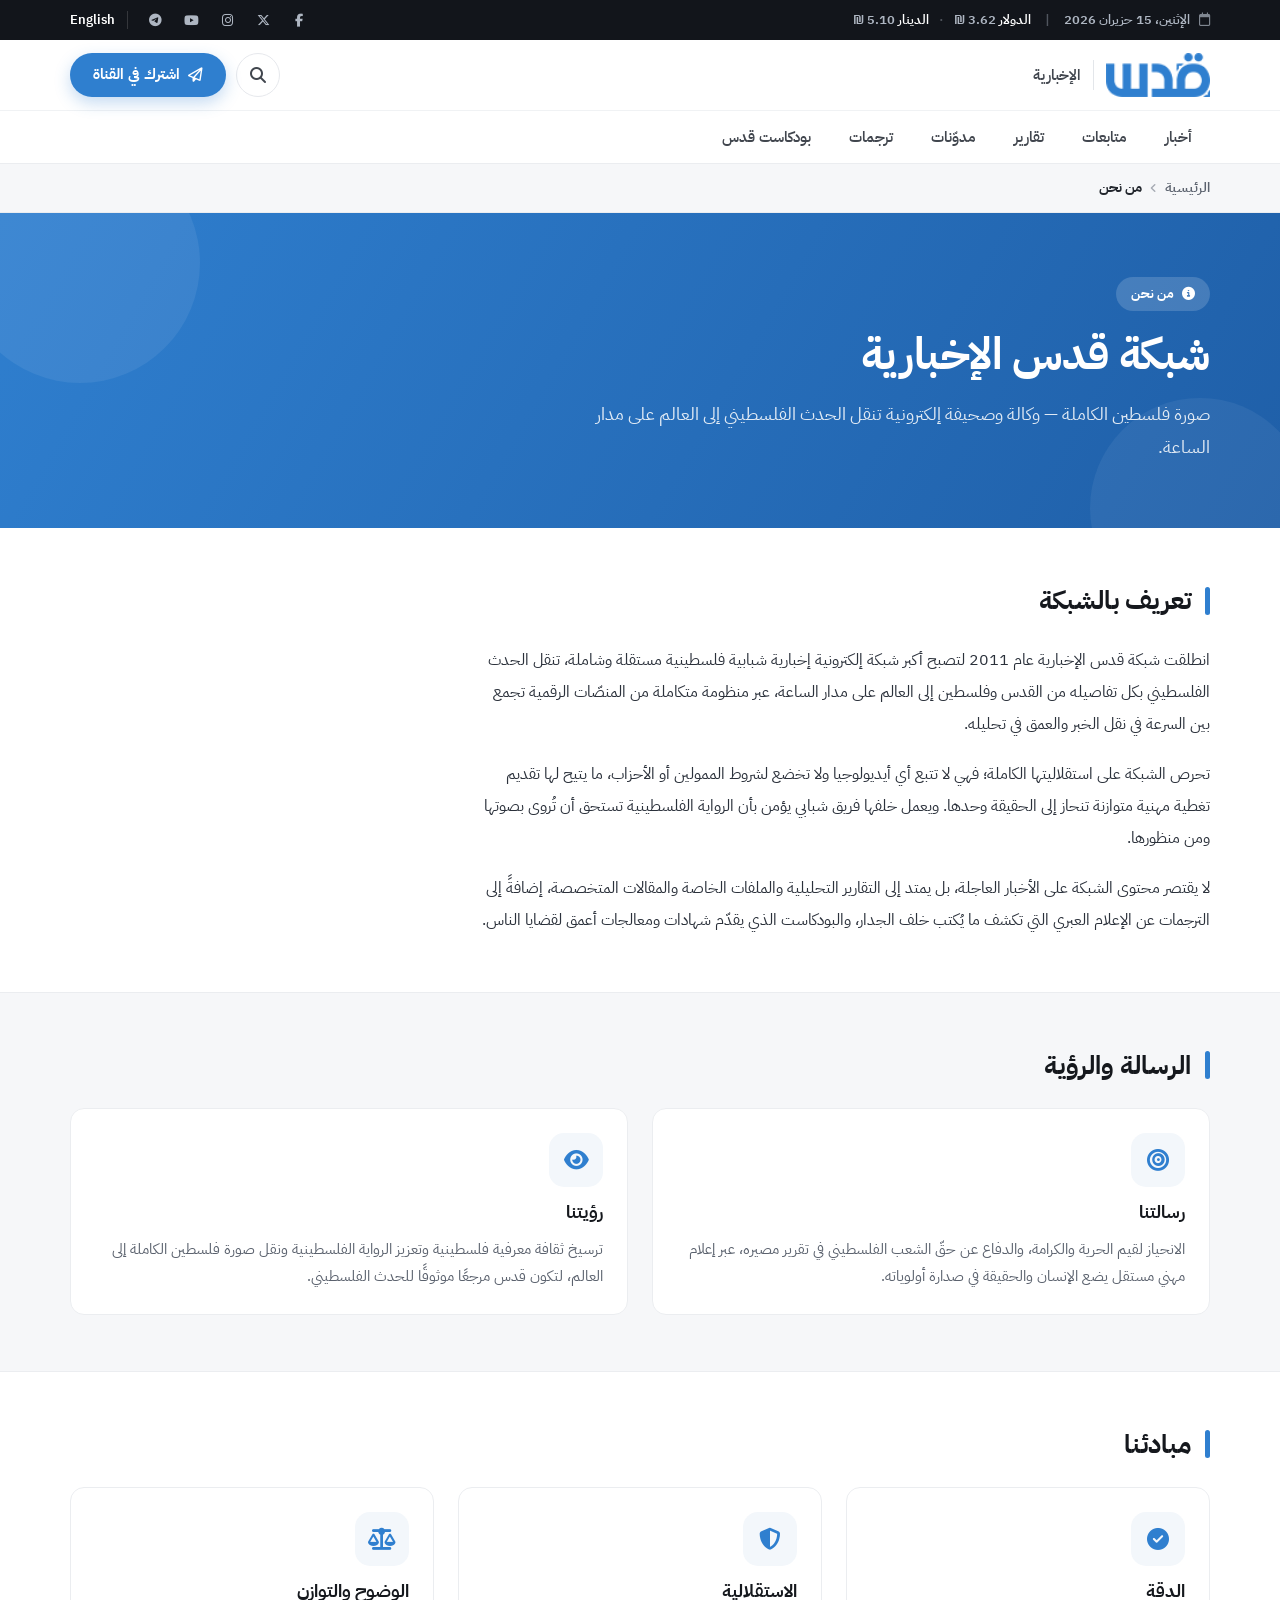
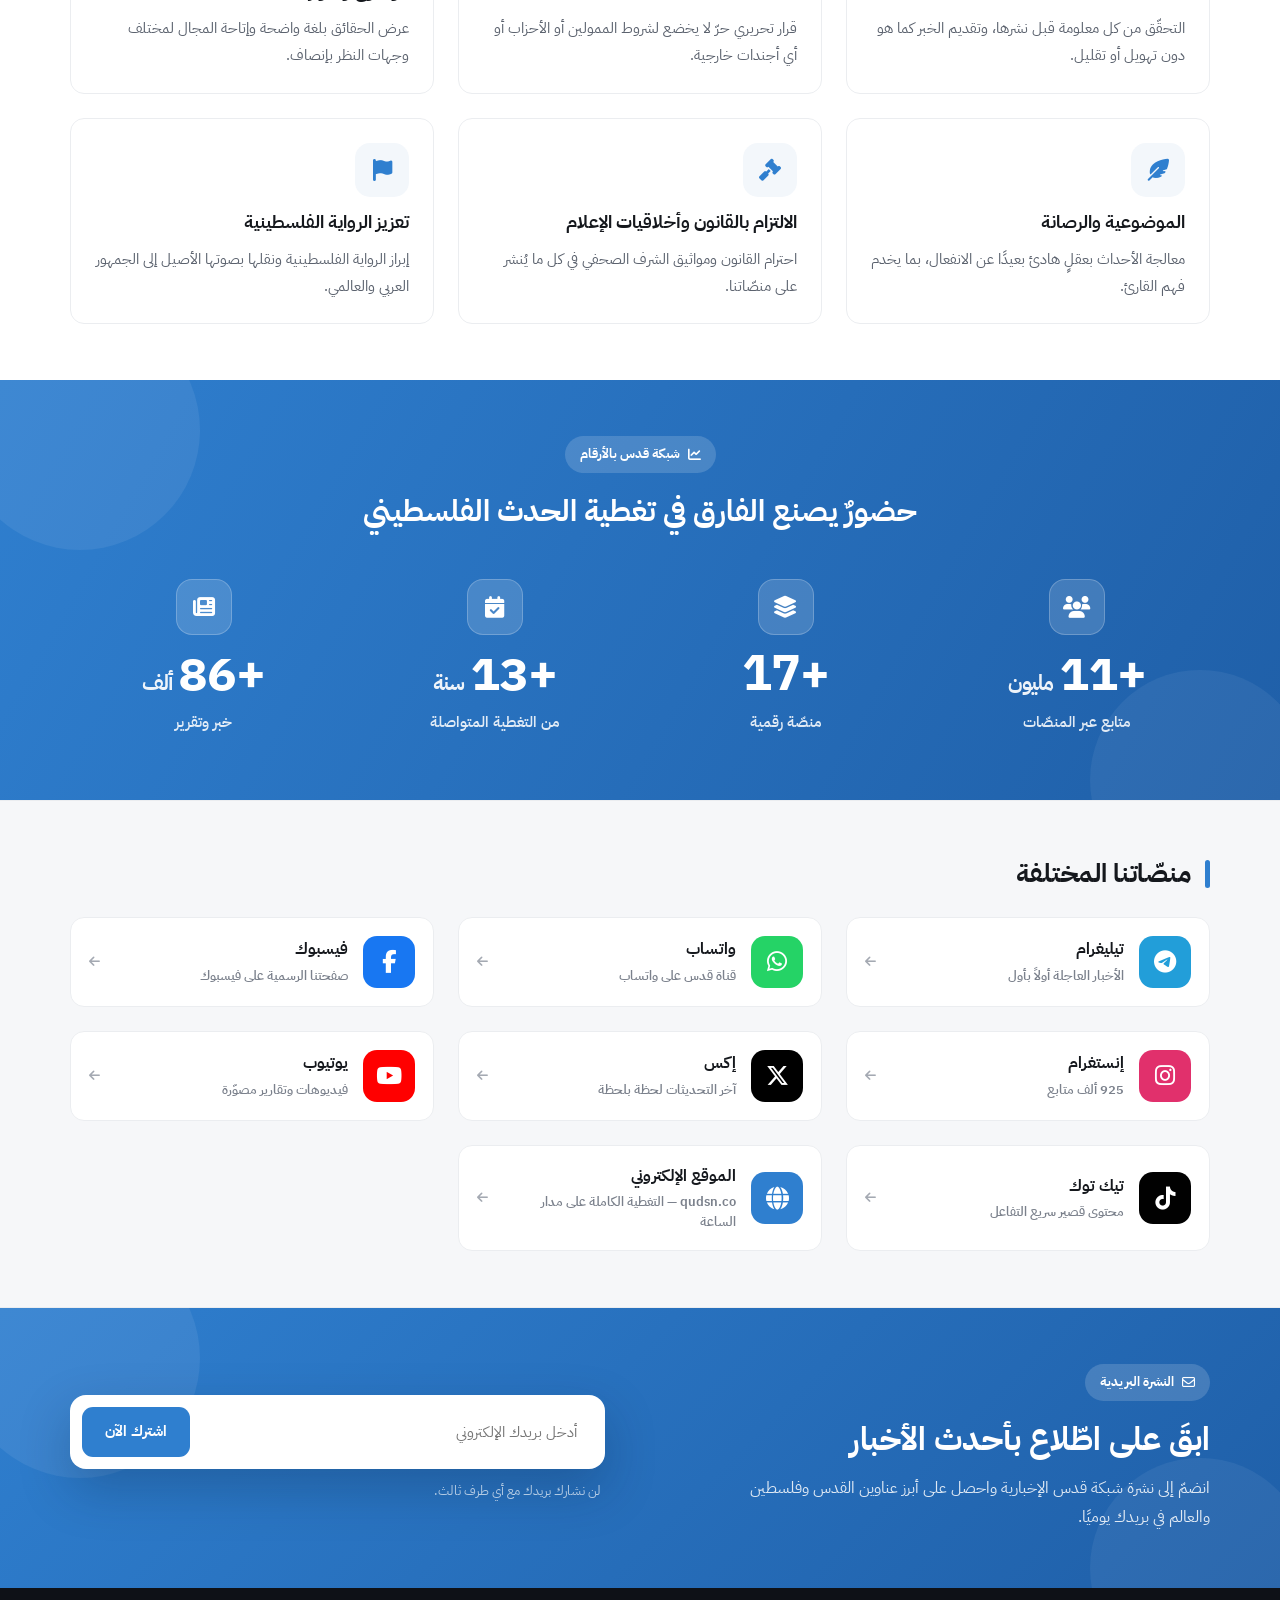
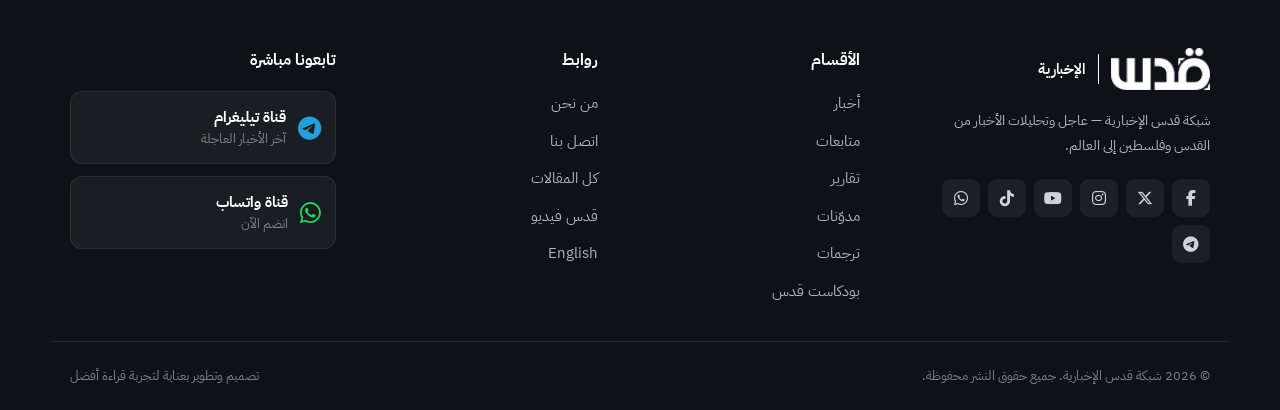
<file: about.html>
<!DOCTYPE html>
<html lang="ar" dir="rtl">
<head>
<meta charset="utf-8">
<meta name="viewport" content="width=device-width, initial-scale=1, viewport-fit=cover">
<title>من نحن — شبكة قدس الإخبارية</title>
<meta name="description" content="تعرّف على شبكة قدس الإخبارية: أكبر شبكة إلكترونية إخبارية شبابية فلسطينية مستقلة وشاملة، تنقل صورة فلسطين الكاملة إلى العالم على مدار الساعة منذ عام 2011.">
<meta name="theme-color" content="#2f7fcf">
<link rel="icon" type="image/png" href="assets/img/logo.png">
<meta property="og:type" content="website">
<meta property="og:title" content="من نحن — شبكة قدس الإخبارية">
<meta property="og:image" content="assets/img/logo.png">

<link rel="preconnect" href="https://fonts.googleapis.com">
<link rel="preconnect" href="https://fonts.gstatic.com" crossorigin>
<link href="https://fonts.googleapis.com/css2?family=IBM+Plex+Sans+Arabic:wght@400;500;600;700;800&display=swap" rel="stylesheet">
<link rel="stylesheet" href="https://cdnjs.cloudflare.com/ajax/libs/font-awesome/6.5.1/css/all.min.css">
<link rel="stylesheet" href="https://cdn.jsdelivr.net/npm/swiper@11/swiper-bundle.min.css">
<link rel="stylesheet" href="https://cdn.jsdelivr.net/npm/aos@2.3.4/dist/aos.css">
<link rel="stylesheet" href="assets/css/style.css">
<link rel="stylesheet" href="assets/css/pages.css">

<style>
/* page-scoped helpers for the "من نحن" page only */
.about-card{display:flex;flex-direction:column;gap:12px;height:100%;background:#fff;border:1px solid var(--line);border-radius:calc(var(--r) + 2px);padding:24px;transition:.26s var(--ease)}
.about-card:hover{transform:translateY(-3px);box-shadow:var(--shadow-soft);border-color:#dde2e8}
.about-card__icon{width:54px;height:54px;border-radius:15px;background:var(--bg-blue);color:var(--accent);display:grid;place-items:center;font-size:22px;flex-shrink:0}
.about-card__title{font-size:18px;font-weight:800;color:var(--ink);line-height:1.4}
.about-card__text{font-size:14.5px;line-height:1.85;color:var(--muted)}
.about-duo{display:grid;grid-template-columns:repeat(2,1fr);gap:24px}
@media(max-width:640px){.about-duo{grid-template-columns:1fr}}
.about-prose{max-width:74ch}
.about-prose p{font-size:clamp(15px,1.25vw,17px);line-height:2;color:#2b313b;margin-bottom:18px}
.about-prose p:last-child{margin-bottom:0}
.platform-card{display:flex;align-items:center;gap:15px;height:100%;background:#fff;border:1px solid var(--line);border-radius:calc(var(--r) + 2px);padding:18px;transition:.26s var(--ease)}
.platform-card:hover{transform:translateY(-3px);box-shadow:var(--shadow-soft);border-color:#dde2e8}
.platform-card__icon{width:52px;height:52px;border-radius:14px;background:var(--brand,var(--accent));color:#fff;display:grid;place-items:center;font-size:23px;flex-shrink:0}
.platform-card__text{flex:1;min-width:0}
.platform-card__name{display:block;font-size:16px;font-weight:700;color:var(--ink)}
.platform-card__label{display:block;font-size:12.5px;color:var(--muted-2);font-weight:600;margin-top:3px}
.platform-card__arrow{flex-shrink:0;color:var(--muted-3);font-size:12.5px}
.platform-card:hover .platform-card__arrow{color:var(--accent)}
</style>
</head>

<body data-page="about">


<div id="qd-header"></div>

<!-- breadcrumb -->
<nav class="breadcrumb" aria-label="مسار التصفّح">
  <div class="container">
    <ol class="breadcrumb__list">
      <li><a href="index.html">الرئيسية</a></li>
      <li><i class="fa-solid fa-angle-left breadcrumb__sep" aria-hidden="true"></i></li>
      <li class="breadcrumb__current">من نحن</li>
    </ol>
  </div>
</nav>

<main id="main">

  <!-- ===== PAGE HERO ===== -->
  <section class="page-hero">
    <span class="page-hero__blob page-hero__blob--1" aria-hidden="true"></span>
    <span class="page-hero__blob page-hero__blob--2" aria-hidden="true"></span>
    <div class="container">
      <span class="page-hero__eyebrow"><i class="fa-solid fa-circle-info" aria-hidden="true"></i>من نحن</span>
      <h1 class="page-hero__title">شبكة قدس الإخبارية</h1>
      <p class="page-hero__sub">صورة فلسطين الكاملة — وكالة وصحيفة إلكترونية تنقل الحدث الفلسطيني إلى العالم على مدار الساعة.</p>
    </div>
  </section>

  <!-- ===== تعريف بالشبكة ===== -->
  <section class="section">
    <div class="container">
      <div class="section__head" data-aos="fade-up">
        <div class="section__heading"><span class="bar bar--lg" aria-hidden="true"></span><h2 class="section__title">تعريف بالشبكة</h2></div>
      </div>
      <div class="about-prose" data-aos="fade-up">
        <p>انطلقت شبكة قدس الإخبارية عام 2011 لتصبح أكبر شبكة إلكترونية إخبارية شبابية فلسطينية مستقلة وشاملة، تنقل الحدث الفلسطيني بكل تفاصيله من القدس وفلسطين إلى العالم على مدار الساعة، عبر منظومة متكاملة من المنصّات الرقمية تجمع بين السرعة في نقل الخبر والعمق في تحليله.</p>
        <p>تحرص الشبكة على استقلاليتها الكاملة؛ فهي لا تتبع أي أيديولوجيا ولا تخضع لشروط الممولين أو الأحزاب، ما يتيح لها تقديم تغطية مهنية متوازنة تنحاز إلى الحقيقة وحدها. ويعمل خلفها فريق شبابي يؤمن بأن الرواية الفلسطينية تستحق أن تُروى بصوتها ومن منظورها.</p>
        <p>لا يقتصر محتوى الشبكة على الأخبار العاجلة، بل يمتد إلى التقارير التحليلية والملفات الخاصة والمقالات المتخصصة، إضافةً إلى الترجمات عن الإعلام العبري التي تكشف ما يُكتب خلف الجدار، والبودكاست الذي يقدّم شهادات ومعالجات أعمق لقضايا الناس.</p>
      </div>
    </div>
  </section>

  <!-- ===== الرسالة والرؤية ===== -->
  <section class="section section--soft">
    <div class="container">
      <div class="section__head" data-aos="fade-up">
        <div class="section__heading"><span class="bar bar--lg" aria-hidden="true"></span><h2 class="section__title">الرسالة والرؤية</h2></div>
      </div>
      <div class="about-duo" data-aos="fade-up">
        <article class="about-card">
          <span class="about-card__icon"><i class="fa-solid fa-bullseye" aria-hidden="true"></i></span>
          <h3 class="about-card__title">رسالتنا</h3>
          <p class="about-card__text">الانحياز لقيم الحرية والكرامة، والدفاع عن حقّ الشعب الفلسطيني في تقرير مصيره، عبر إعلام مهني مستقل يضع الإنسان والحقيقة في صدارة أولوياته.</p>
        </article>
        <article class="about-card">
          <span class="about-card__icon"><i class="fa-solid fa-eye" aria-hidden="true"></i></span>
          <h3 class="about-card__title">رؤيتنا</h3>
          <p class="about-card__text">ترسيخ ثقافة معرفية فلسطينية وتعزيز الرواية الفلسطينية ونقل صورة فلسطين الكاملة إلى العالم، لتكون قدس مرجعًا موثوقًا للحدث الفلسطيني.</p>
        </article>
      </div>
    </div>
  </section>

  <!-- ===== مبادئنا ===== -->
  <section class="section">
    <div class="container">
      <div class="section__head" data-aos="fade-up">
        <div class="section__heading"><span class="bar bar--lg" aria-hidden="true"></span><h2 class="section__title">مبادئنا</h2></div>
      </div>
      <div class="cards-grid" data-aos="fade-up">
        <article class="about-card">
          <span class="about-card__icon"><i class="fa-solid fa-circle-check" aria-hidden="true"></i></span>
          <h3 class="about-card__title">الدقة</h3>
          <p class="about-card__text">التحقّق من كل معلومة قبل نشرها، وتقديم الخبر كما هو دون تهويل أو تقليل.</p>
        </article>
        <article class="about-card">
          <span class="about-card__icon"><i class="fa-solid fa-shield-halved" aria-hidden="true"></i></span>
          <h3 class="about-card__title">الاستقلالية</h3>
          <p class="about-card__text">قرار تحريري حرّ لا يخضع لشروط الممولين أو الأحزاب أو أي أجندات خارجية.</p>
        </article>
        <article class="about-card">
          <span class="about-card__icon"><i class="fa-solid fa-scale-balanced" aria-hidden="true"></i></span>
          <h3 class="about-card__title">الوضوح والتوازن</h3>
          <p class="about-card__text">عرض الحقائق بلغة واضحة وإتاحة المجال لمختلف وجهات النظر بإنصاف.</p>
        </article>
        <article class="about-card">
          <span class="about-card__icon"><i class="fa-solid fa-feather-pointed" aria-hidden="true"></i></span>
          <h3 class="about-card__title">الموضوعية والرصانة</h3>
          <p class="about-card__text">معالجة الأحداث بعقلٍ هادئ بعيدًا عن الانفعال، بما يخدم فهم القارئ.</p>
        </article>
        <article class="about-card">
          <span class="about-card__icon"><i class="fa-solid fa-gavel" aria-hidden="true"></i></span>
          <h3 class="about-card__title">الالتزام بالقانون وأخلاقيات الإعلام</h3>
          <p class="about-card__text">احترام القانون ومواثيق الشرف الصحفي في كل ما يُنشر على منصّاتنا.</p>
        </article>
        <article class="about-card">
          <span class="about-card__icon"><i class="fa-solid fa-flag" aria-hidden="true"></i></span>
          <h3 class="about-card__title">تعزيز الرواية الفلسطينية</h3>
          <p class="about-card__text">إبراز الرواية الفلسطينية ونقلها بصوتها الأصيل إلى الجمهور العربي والعالمي.</p>
        </article>
      </div>
    </div>
  </section>

  <!-- ===== شبكة قدس بالأرقام ===== -->
  <section class="section stats-section" id="qstats">
    <span class="stats-blob stats-blob--1" aria-hidden="true"></span>
    <span class="stats-blob stats-blob--2" aria-hidden="true"></span>
    <div class="container stats-inner">
      <div class="stats-head" data-aos="fade-up">
        <span class="pill pill--ghost"><i class="fa-solid fa-chart-line" aria-hidden="true"></i>شبكة قدس بالأرقام</span>
        <h2 class="stats-head__title">حضورٌ يصنع الفارق في تغطية الحدث الفلسطيني</h2>
      </div>
      <div class="stats-grid" data-aos="fade-up" data-aos-delay="100">
        <div class="stat">
          <span class="stat__icon"><i class="fa-solid fa-users" aria-hidden="true"></i></span>
          <div class="stat__value">+<span class="counter" data-target="13">0</span><span class="stat__unit">مليون</span></div>
          <div class="stat__label">متابع عبر المنصّات</div>
        </div>
        <div class="stat">
          <span class="stat__icon"><i class="fa-solid fa-layer-group" aria-hidden="true"></i></span>
          <div class="stat__value">+<span class="counter" data-target="20">0</span></div>
          <div class="stat__label">منصّة رقمية</div>
        </div>
        <div class="stat">
          <span class="stat__icon"><i class="fa-solid fa-calendar-check" aria-hidden="true"></i></span>
          <div class="stat__value">+<span class="counter" data-target="15">0</span><span class="stat__unit">سنة</span></div>
          <div class="stat__label">من التغطية المتواصلة</div>
        </div>
        <div class="stat">
          <span class="stat__icon"><i class="fa-solid fa-newspaper" aria-hidden="true"></i></span>
          <div class="stat__value">+<span class="counter" data-target="100">0</span><span class="stat__unit">ألف</span></div>
          <div class="stat__label">خبر وتقرير</div>
        </div>
      </div>
    </div>
  </section>

  <!-- ===== منصّاتنا المختلفة ===== -->
  <section class="section section--soft">
    <div class="container">
      <div class="section__head" data-aos="fade-up">
        <div class="section__heading"><span class="bar bar--lg" aria-hidden="true"></span><h2 class="section__title">منصّاتنا المختلفة</h2></div>
      </div>
      <div class="cards-grid" data-aos="fade-up">
        <a href="https://t.me/QudsN" class="platform-card" target="_blank" rel="noopener">
          <span class="platform-card__icon" style="--brand:#229ed9"><i class="fa-brands fa-telegram" aria-hidden="true"></i></span>
          <span class="platform-card__text"><span class="platform-card__name">تيليغرام</span><span class="platform-card__label">الأخبار العاجلة أولاً بأول</span></span>
          <span class="platform-card__arrow" aria-hidden="true"><i class="fa-solid fa-arrow-left"></i></span>
        </a>
        <a href="https://whatsapp.com/channel/0029Va54z83IiRp163Clyw3P" class="platform-card" target="_blank" rel="noopener">
          <span class="platform-card__icon" style="--brand:#25d366"><i class="fa-brands fa-whatsapp" aria-hidden="true"></i></span>
          <span class="platform-card__text"><span class="platform-card__name">واتساب</span><span class="platform-card__label">قناة قدس على واتساب</span></span>
          <span class="platform-card__arrow" aria-hidden="true"><i class="fa-solid fa-arrow-left"></i></span>
        </a>
        <a href="https://www.facebook.com/QudsNet" class="platform-card" target="_blank" rel="noopener">
          <span class="platform-card__icon" style="--brand:#1877f2"><i class="fa-brands fa-facebook-f" aria-hidden="true"></i></span>
          <span class="platform-card__text"><span class="platform-card__name">فيسبوك</span><span class="platform-card__label">صفحتنا الرسمية على فيسبوك</span></span>
          <span class="platform-card__arrow" aria-hidden="true"><i class="fa-solid fa-arrow-left"></i></span>
        </a>
        <a href="https://www.instagram.com/qudsn" class="platform-card" target="_blank" rel="noopener">
          <span class="platform-card__icon" style="--brand:#e1306c"><i class="fa-brands fa-instagram" aria-hidden="true"></i></span>
          <span class="platform-card__text"><span class="platform-card__name">إنستغرام</span><span class="platform-card__label">925 ألف متابع</span></span>
          <span class="platform-card__arrow" aria-hidden="true"><i class="fa-solid fa-arrow-left"></i></span>
        </a>
        <a href="https://twitter.com/QudsN" class="platform-card" target="_blank" rel="noopener">
          <span class="platform-card__icon" style="--brand:#000"><i class="fa-brands fa-x-twitter" aria-hidden="true"></i></span>
          <span class="platform-card__text"><span class="platform-card__name">إكس</span><span class="platform-card__label">آخر التحديثات لحظة بلحظة</span></span>
          <span class="platform-card__arrow" aria-hidden="true"><i class="fa-solid fa-arrow-left"></i></span>
        </a>
        <a href="https://www.youtube.com/user/QudsNetwork" class="platform-card" target="_blank" rel="noopener">
          <span class="platform-card__icon" style="--brand:#ff0000"><i class="fa-brands fa-youtube" aria-hidden="true"></i></span>
          <span class="platform-card__text"><span class="platform-card__name">يوتيوب</span><span class="platform-card__label">فيديوهات وتقارير مصوّرة</span></span>
          <span class="platform-card__arrow" aria-hidden="true"><i class="fa-solid fa-arrow-left"></i></span>
        </a>
        <a href="https://tiktok.com/@qudsn" class="platform-card" target="_blank" rel="noopener">
          <span class="platform-card__icon" style="--brand:#010101"><i class="fa-brands fa-tiktok" aria-hidden="true"></i></span>
          <span class="platform-card__text"><span class="platform-card__name">تيك توك</span><span class="platform-card__label">محتوى قصير سريع التفاعل</span></span>
          <span class="platform-card__arrow" aria-hidden="true"><i class="fa-solid fa-arrow-left"></i></span>
        </a>
        <a href="index.html" class="platform-card">
          <span class="platform-card__icon" style="--brand:#2f7fcf"><i class="fa-solid fa-globe" aria-hidden="true"></i></span>
          <span class="platform-card__text"><span class="platform-card__name">الموقع الإلكتروني</span><span class="platform-card__label">qudsn.co — التغطية الكاملة على مدار الساعة</span></span>
          <span class="platform-card__arrow" aria-hidden="true"><i class="fa-solid fa-arrow-left"></i></span>
        </a>
      </div>
    </div>
  </section>

  <!-- ===== NEWSLETTER CTA ===== -->
  <section class="section newsletter">
    <span class="stats-blob stats-blob--1" aria-hidden="true"></span>
    <span class="stats-blob stats-blob--2" aria-hidden="true"></span>
    <div class="container newsletter__inner" data-aos="fade-up">
      <div class="newsletter__intro">
        <span class="pill pill--ghost"><i class="fa-regular fa-envelope" aria-hidden="true"></i>النشرة البريدية</span>
        <h2 class="newsletter__title">ابقَ على اطّلاع بأحدث الأخبار</h2>
        <p class="newsletter__text">انضمّ إلى نشرة شبكة قدس الإخبارية واحصل على أبرز عناوين القدس وفلسطين والعالم في بريدك يوميًا.</p>
      </div>
      <div class="newsletter__form-wrap">
        <form class="news-form" id="newsForm" novalidate>
          <label class="sr-only" for="newsEmail">بريدك الإلكتروني</label>
          <input class="news-form__input" id="newsEmail" name="email" type="email" inputmode="email" autocomplete="email" placeholder="أدخل بريدك الإلكتروني" required>
          <button class="btn btn--primary news-form__btn" type="submit">اشترك الآن</button>
        </form>
        <div class="news-form__success" id="newsSuccess" hidden>
          <i class="fa-solid fa-circle-check" aria-hidden="true"></i>
          <p>تمّ اشتراكك بنجاح، شكرًا لك!</p>
        </div>
        <p class="newsletter__note">لن نشارك بريدك مع أي طرف ثالث.</p>
      </div>
    </div>
  </section>

</main>

<div id="qd-footer"></div>
<div id="qd-search"></div>

<script src="https://cdn.jsdelivr.net/npm/swiper@11/swiper-bundle.min.js"></script>
<script src="https://cdn.jsdelivr.net/npm/aos@2.3.4/dist/aos.js"></script>
<script src="assets/js/components.js" defer></script>
<script src="assets/js/main.js" defer></script>
</body>
</html>
</file>
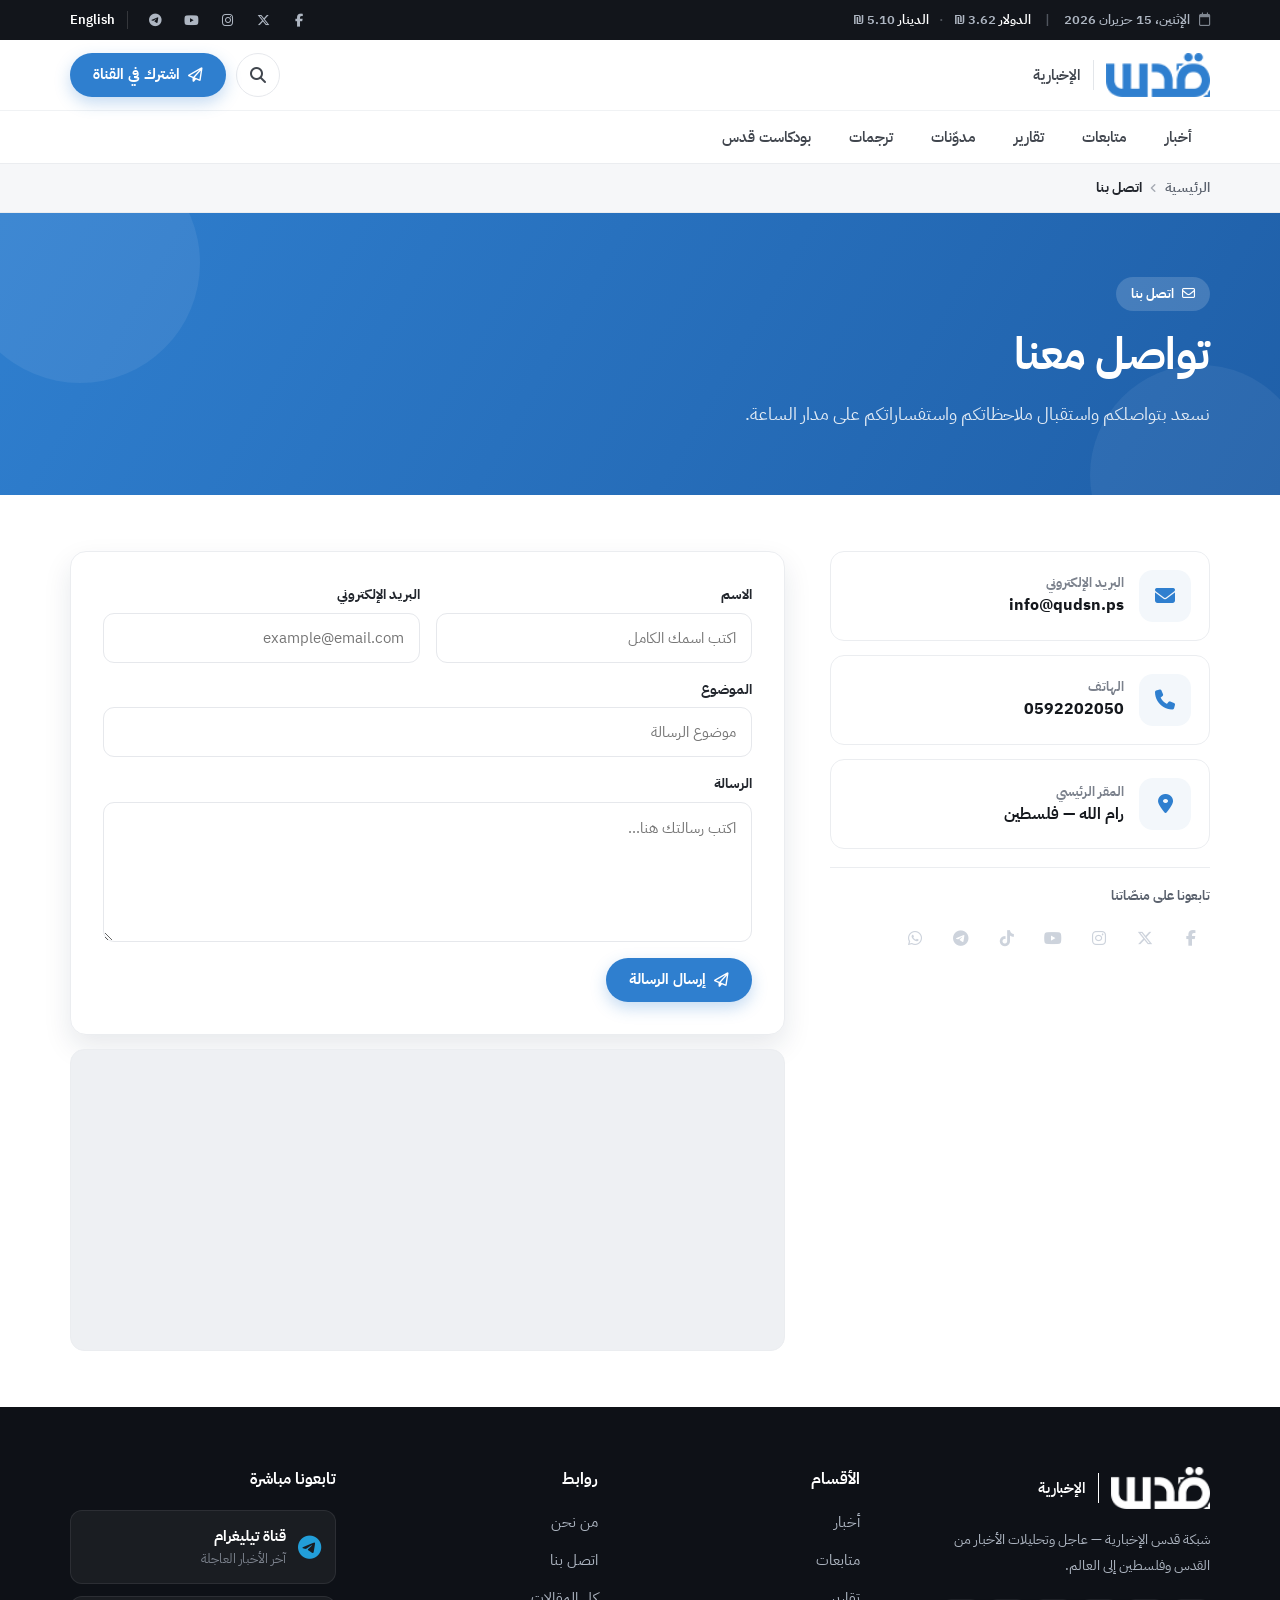
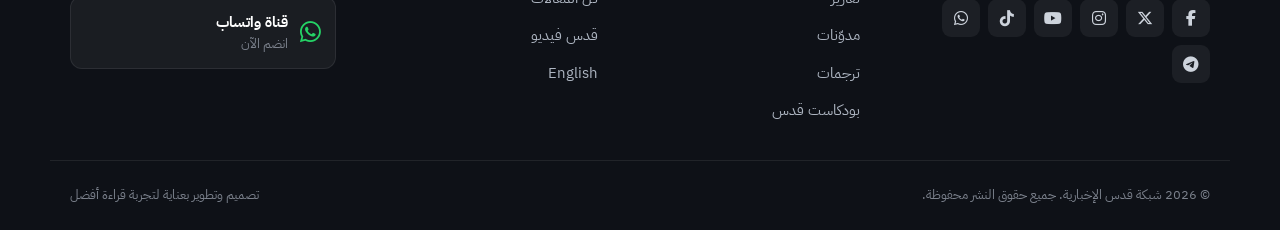
<file: contact.html>
<!DOCTYPE html>
<html lang="ar" dir="rtl">
<head>
<meta charset="utf-8">
<meta name="viewport" content="width=device-width, initial-scale=1, viewport-fit=cover">
<title>اتصل بنا — شبكة قدس الإخبارية</title>
<meta name="description" content="تواصل مع شبكة قدس الإخبارية عبر البريد الإلكتروني أو الهاتف أو نموذج المراسلة. نسعد باستقبال ملاحظاتكم واستفساراتكم على مدار الساعة.">
<meta name="theme-color" content="#2f7fcf">
<link rel="icon" type="image/png" href="assets/img/logo.png">
<meta property="og:type" content="website">
<meta property="og:title" content="اتصل بنا — شبكة قدس الإخبارية">
<meta property="og:image" content="assets/img/logo.png">

<link rel="preconnect" href="https://fonts.googleapis.com">
<link rel="preconnect" href="https://fonts.gstatic.com" crossorigin>
<link href="https://fonts.googleapis.com/css2?family=IBM+Plex+Sans+Arabic:wght@400;500;600;700;800&display=swap" rel="stylesheet">
<link rel="stylesheet" href="https://cdnjs.cloudflare.com/ajax/libs/font-awesome/6.5.1/css/all.min.css">
<link rel="stylesheet" href="https://cdn.jsdelivr.net/npm/swiper@11/swiper-bundle.min.css">
<link rel="stylesheet" href="https://cdn.jsdelivr.net/npm/aos@2.3.4/dist/aos.css">
<link rel="stylesheet" href="assets/css/style.css">
<link rel="stylesheet" href="assets/css/pages.css">

<style>
/* page-scoped helpers for the "اتصل بنا" page only */
.contact-social{margin-top:4px;padding-top:18px;border-top:1px solid var(--line)}
.contact-social__label{display:block;font-size:13px;font-weight:700;color:var(--muted);margin-bottom:12px}
.contact-social__row{display:flex;flex-wrap:wrap;gap:8px}
</style>
</head>

<body data-page="contact">


<div id="qd-header"></div>

<!-- breadcrumb -->
<nav class="breadcrumb" aria-label="مسار التصفّح">
  <div class="container">
    <ol class="breadcrumb__list">
      <li><a href="index.html">الرئيسية</a></li>
      <li><i class="fa-solid fa-angle-left breadcrumb__sep" aria-hidden="true"></i></li>
      <li class="breadcrumb__current">اتصل بنا</li>
    </ol>
  </div>
</nav>

<main id="main">

  <!-- ===== PAGE HERO ===== -->
  <section class="page-hero">
    <span class="page-hero__blob page-hero__blob--1" aria-hidden="true"></span>
    <span class="page-hero__blob page-hero__blob--2" aria-hidden="true"></span>
    <div class="container">
      <span class="page-hero__eyebrow"><i class="fa-regular fa-envelope" aria-hidden="true"></i>اتصل بنا</span>
      <h1 class="page-hero__title">تواصل معنا</h1>
      <p class="page-hero__sub">نسعد بتواصلكم واستقبال ملاحظاتكم واستفساراتكم على مدار الساعة.</p>
    </div>
  </section>

  <!-- ===== CONTACT ===== -->
  <section class="section">
    <div class="container">
      <div class="contact-layout">

        <!-- INFO COLUMN -->
        <div class="contact-info" data-aos="fade-up">
          <div class="contact-card">
            <span class="contact-card__icon"><i class="fa-solid fa-envelope" aria-hidden="true"></i></span>
            <div>
              <div class="contact-card__label">البريد الإلكتروني</div>
              <a class="contact-card__value" href="mailto:info@qudsn.ps">info@qudsn.ps</a>
            </div>
          </div>

          <div class="contact-card">
            <span class="contact-card__icon"><i class="fa-solid fa-phone" aria-hidden="true"></i></span>
            <div>
              <div class="contact-card__label">الهاتف</div>
              <a class="contact-card__value" href="tel:0592202050">0592202050</a>
            </div>
          </div>

          <div class="contact-card contact-card--value-rtl">
            <span class="contact-card__icon"><i class="fa-solid fa-location-dot" aria-hidden="true"></i></span>
            <div>
              <div class="contact-card__label">المقر الرئيسي</div>
              <div class="contact-card__value">رام الله — فلسطين</div>
            </div>
          </div>

          <div class="contact-social">
            <span class="contact-social__label">تابعونا على منصّاتنا</span>
            <div class="contact-social__row">
              <a href="https://www.facebook.com/QudsNet" aria-label="فيسبوك" class="footer__social-link" target="_blank" rel="noopener"><i class="fa-brands fa-facebook-f" aria-hidden="true"></i></a>
              <a href="https://twitter.com/QudsN" aria-label="إكس" class="footer__social-link" target="_blank" rel="noopener"><i class="fa-brands fa-x-twitter" aria-hidden="true"></i></a>
              <a href="https://www.instagram.com/qudsn" aria-label="إنستغرام" class="footer__social-link" target="_blank" rel="noopener"><i class="fa-brands fa-instagram" aria-hidden="true"></i></a>
              <a href="https://www.youtube.com/user/QudsNetwork" aria-label="يوتيوب" class="footer__social-link" target="_blank" rel="noopener"><i class="fa-brands fa-youtube" aria-hidden="true"></i></a>
              <a href="https://tiktok.com/@qudsn" aria-label="تيك توك" class="footer__social-link" target="_blank" rel="noopener"><i class="fa-brands fa-tiktok" aria-hidden="true"></i></a>
              <a href="https://t.me/QudsN" aria-label="تيليغرام" class="footer__social-link" target="_blank" rel="noopener"><i class="fa-brands fa-telegram" aria-hidden="true"></i></a>
              <a href="https://whatsapp.com/channel/0029Va54z83IiRp163Clyw3P" aria-label="واتساب" class="footer__social-link" target="_blank" rel="noopener"><i class="fa-brands fa-whatsapp" aria-hidden="true"></i></a>
            </div>
          </div>
        </div>

        <!-- FORM COLUMN -->
        <div data-aos="fade-up" data-aos-delay="100">
          <form class="form" id="contactForm" novalidate>
            <div class="form__success" id="contactSuccess" hidden>
              <i class="fa-solid fa-circle-check" aria-hidden="true"></i>
              <span>تم إرسال رسالتك بنجاح، سنردّ عليك قريبًا.</span>
            </div>

            <div class="form__row">
              <div class="field">
                <label for="contactName">الاسم</label>
                <input id="contactName" name="name" type="text" autocomplete="name" placeholder="اكتب اسمك الكامل" required>
              </div>
              <div class="field">
                <label for="contactEmail">البريد الإلكتروني</label>
                <input id="contactEmail" name="email" type="email" inputmode="email" autocomplete="email" placeholder="example@email.com" required>
              </div>
            </div>

            <div class="field">
              <label for="contactSubject">الموضوع</label>
              <input id="contactSubject" name="subject" type="text" placeholder="موضوع الرسالة">
            </div>

            <div class="field">
              <label for="contactMessage">الرسالة</label>
              <textarea id="contactMessage" name="message" placeholder="اكتب رسالتك هنا..." required></textarea>
            </div>

            <button class="btn btn--primary" type="submit"><i class="fa-regular fa-paper-plane" aria-hidden="true"></i><span>إرسال الرسالة</span></button>
          </form>

          <!-- MAP -->
          <div class="map">
            <iframe src="https://www.openstreetmap.org/export/embed.html?bbox=35.18%2C31.88%2C35.24%2C31.93&layer=mapnik&marker=31.9038%2C35.2034" title="موقع شبكة قدس — رام الله" loading="lazy"></iframe>
          </div>
        </div>

      </div>
    </div>
  </section>

</main>

<div id="qd-footer"></div>
<div id="qd-search"></div>

<script src="https://cdn.jsdelivr.net/npm/swiper@11/swiper-bundle.min.js"></script>
<script src="https://cdn.jsdelivr.net/npm/aos@2.3.4/dist/aos.js"></script>
<script src="assets/js/components.js" defer></script>
<script src="assets/js/main.js" defer></script>
</body>
</html>
</file>
<file: assets/css/style.css>
/* ==========================================================================
   شبكة قدس الإخبارية — Theme Styles
   Production-ready, RTL-first. Identity & core colors preserved.
   ========================================================================== */

/* ---------- Design tokens ---------- */
:root {
   /* Brand (unchanged) */
   --accent: #2f7fcf;
   --accent-dark: #1f5fa8;
   --gold: #ffd166;
   --amber: #8b6d1f;
   --amber-bg: #fcf3da;
   --danger: #d6263c;
   --tg: #229ed9;
   --wa: #25d366;

   /* Ink & neutrals */
   --ink: #15181d;
   --ink-2: #22262d;
   --muted: #5b626e;
   --muted-2: #7b818c;
   --muted-3: #a4a9b2;
   --line: #ebedf0;
   --line-2: #e6e8ec;

   /* Surfaces */
   --bg: #fff;
   --bg-soft: #f6f7f9;
   --bg-soft-2: #fbfcfe;
   --bg-blue: #f3f7fb;
   --dark: #0e1117;
   --dark-2: #12151b;

   /* Shape & spacing */
   --r: 12px;
   --r-lg: 16px;
   --r-pill: 999px;
   --container: 1180px;
   --gutter: 20px;
   --section-y: clamp(34px, 5vw, 56px);

   /* Effects */
   --shadow-btn: 0 6px 16px rgba(47, 127, 207, .28);
   --shadow-card: 0 16px 38px rgba(20, 30, 50, .10);
   --shadow-soft: 0 12px 28px rgba(20, 40, 70, .10);
   --ease: cubic-bezier(.2, .7, .2, 1);
}

/* ---------- Reset & base ---------- */
*,
*::before,
*::after {
   box-sizing: border-box
}

html {
   -webkit-text-size-adjust: 100%
}

html,
body {
   margin: 0;
   padding: 0
}

body {
   font-family: 'IBM Plex Sans Arabic', -apple-system, BlinkMacSystemFont, 'Segoe UI', sans-serif;
   background: var(--bg);
   color: var(--ink);
   line-height: 1.6;
   -webkit-font-smoothing: antialiased;
   text-rendering: optimizeLegibility;
   overflow-x: hidden;
   /* guard against accidental horizontal scroll */
}

h1,
h2,
h3,
p {
   margin: 0
}

a {
   color: inherit;
   text-decoration: none
}

img {
   max-width: 100%;
   display: block
}

button {
   font-family: inherit
}

ul,
ol {
   margin: 0;
   padding: 0;
   list-style: none
}

::selection {
   background: var(--accent);
   color: #fff
}

[hidden] {
   display: none !important
}

/* the hidden attribute must always win over display rules */

/* word handling for Arabic */
h1,
h2,
h3,
.card__title,
.feature-card__title,
.story__title,
.tl-card__title,
.editor-feature__title,
.follow-card__title,
.report-card__title,
.info-card__title,
.blog-card__title,
.tr-feature__title,
.tr-item__title,
.video-feature__title,
.video-item__title,
.podcast-card__title,
.mr-title,
.editor-item__title,
.live-card__title {
   text-wrap: pretty;
   overflow-wrap: break-word;
   word-break: normal;
}

/* ---------- Line-clamp utilities ---------- */
.clamp-1,
.clamp-2,
.clamp-3 {
   display: -webkit-box;
   -webkit-box-orient: vertical;
   overflow: hidden
}

.clamp-1 {
   -webkit-line-clamp: 1
}

.clamp-2 {
   -webkit-line-clamp: 2
}

.clamp-3 {
   -webkit-line-clamp: 3
}

/* ---------- Accessibility helpers ---------- */
.sr-only {
   position: absolute;
   width: 1px;
   height: 1px;
   padding: 0;
   margin: -1px;
   overflow: hidden;
   clip: rect(0 0 0 0);
   white-space: nowrap;
   border: 0;
}

.skip-link {
   position: fixed;
   inset-block-start: -100px;
   inset-inline-start: 14px;
   z-index: 200;
   background: var(--accent);
   color: #fff;
   padding: 10px 18px;
   border-radius: 0 0 10px 10px;
   font-weight: 700;
   transition: .2s;
}

.skip-link:focus {
   inset-block-start: 0
}

:focus-visible {
   outline: 3px solid rgba(47, 127, 207, .55);
   outline-offset: 2px;
   border-radius: 4px
}

/* ---------- Keyframes ---------- */
@keyframes qpulse {

   0%,
   100% {
      opacity: 1
   }

   50% {
      opacity: .35
   }
}

/* ---------- Layout primitives ---------- */
.container {
   max-width: var(--container);
   margin-inline: auto;
   padding-inline: var(--gutter);
   width: 100%
}

.section {
   padding-block: var(--section-y);
   position: relative
}

.section--tight {
   padding-block: clamp(16px, 2.5vw, 28px)
}

.section--soft {
   background: var(--bg-soft);
   border-block: 1px solid var(--line)
}

.section--soft-2 {
   background: var(--bg-soft-2);
   border-block: 1px solid var(--line)
}

.section--blue {
   background: linear-gradient(180deg, #edf3fb, #f7fafd);
   border-block: 1px solid #e2ecf7
}

.section--blue-2 {
   background: var(--bg-blue);
   border-block: 1px solid #e6eef6
}

.section--dark {
   background: var(--dark)
}

.hero-section {
   padding-block: clamp(24px, 4vw, 44px)
}

/* ---------- Section heads ---------- */
.section__head {
   display: flex;
   align-items: flex-end;
   justify-content: space-between;
   gap: 16px;
   margin-bottom: 26px;
   flex-wrap: wrap;
}

.section__heading {
   display: flex;
   align-items: center;
   gap: 14px;
   min-width: 0
}

.section__title {
   font-size: clamp(20px, 2vw, 27px);
   font-weight: 700;
   color: var(--ink);
   line-height: 1.3
}

.section__title--light {
   color: #fff
}

.section__sub {
   display: block;
   font-size: 13.5px;
   color: #6b7686;
   font-weight: 600;
   margin-top: 2px
}

.section__icon {
   width: 46px;
   height: 46px;
   border-radius: 13px;
   display: grid;
   place-items: center;
   font-size: 18px;
   flex-shrink: 0;
}

.section__icon--accent {
   background: var(--accent);
   color: #fff
}

.section__icon--dark {
   background: var(--ink);
   color: var(--gold)
}

.section__icon--fire {
   color: #ff6a3d
}

.bar {
   width: 5px;
   height: 22px;
   border-radius: 3px;
   background: var(--accent);
   flex-shrink: 0
}

.bar--lg {
   height: 28px
}

.view-all {
   display: inline-flex;
   align-items: center;
   gap: 8px;
   color: var(--muted);
   font-weight: 700;
   font-size: 14px;
   padding: 9px 16px;
   border: 1px solid var(--line-2);
   border-radius: var(--r-pill);
   transition: .2s;
   white-space: nowrap;
}

.view-all:hover {
   border-color: var(--accent);
   color: var(--accent)
}

.view-all--light {
   color: #cdd3dc;
   border-color: rgba(255, 255, 255, .16)
}

.view-all--light:hover {
   border-color: var(--accent);
   color: #fff
}

.view-all i {
   font-size: 12px
}

.link-arrow {
   display: inline-flex;
   align-items: center;
   gap: 9px;
   color: var(--accent);
   font-weight: 700;
   font-size: 15px;
   transition: gap .2s;
}

.link-arrow:hover {
   gap: 14px
}

/* ---------- Buttons & pills ---------- */
.btn {
   display: inline-flex;
   align-items: center;
   justify-content: center;
   gap: 8px;
   font-weight: 700;
   font-size: 14.5px;
   padding: 12px 22px;
   border-radius: var(--r-pill);
   border: 1px solid transparent;
   cursor: pointer;
   transition: .2s var(--ease);
   min-height: 44px;
   line-height: 1.2;
}

.btn--primary {
   background: var(--accent);
   color: #fff;
   box-shadow: var(--shadow-btn)
}

.btn--primary:hover {
   background: var(--accent-dark);
   transform: translateY(-1px)
}

.btn--ghost {
   background: #fff;
   color: var(--ink-2);
   border-color: #dfe4ea
}

.btn--ghost:hover {
   border-color: var(--accent);
   color: var(--accent)
}

.btn--block {
   width: 100%;
   border-radius: 11px
}

.icon-btn {
   width: 44px;
   height: 44px;
   border-radius: 50%;
   border: 1px solid var(--line-2);
   background: #fff;
   color: #41464e;
   cursor: pointer;
   display: grid;
   place-items: center;
   font-size: 16px;
   transition: .2s;
   flex-shrink: 0;
}

.icon-btn:hover {
   border-color: var(--accent);
   color: var(--accent)
}

.badge {
   display: inline-flex;
   align-items: center;
   gap: 7px;
   font-size: 12px;
   font-weight: 700;
   padding: 6px 13px;
   border-radius: 7px;
   line-height: 1;
   width: fit-content;
}

.badge i {
   font-size: 11px
}

.badge--accent {
   background: var(--accent);
   color: #fff
}

.badge--gold {
   background: var(--gold);
   color: var(--ink)
}

.badge--danger {
   background: var(--danger);
   color: #fff
}

.badge--amber {
   background: var(--amber-bg);
   color: var(--amber)
}

.pill {
   display: inline-flex;
   align-items: center;
   gap: 8px;
   font-size: 13px;
   font-weight: 700;
   padding: 8px 15px;
   border-radius: var(--r-pill)
}

.pill--live {
   background: #fbe9ec;
   color: var(--danger)
}

.pill--ghost {
   background: rgba(255, 255, 255, .16);
   color: #fff
}

.chip {
   display: inline-flex;
   align-items: center;
   gap: 6px;
   font-size: 12px;
   font-weight: 700;
   padding: 3px 10px;
   border-radius: 6px;
   background: #eef4fb;
   color: var(--accent)
}

.chip i {
   font-size: 10.5px
}

.chip--live {
   background: var(--danger);
   color: #fff
}

.pulse-dot {
   width: 8px;
   height: 8px;
   border-radius: 50%;
   background: currentColor;
   animation: qpulse 1.2s infinite;
   flex-shrink: 0
}

.pulse-dot--w {
   background: #fff
}

.dot-accent {
   width: 6px;
   height: 6px;
   border-radius: 50%;
   background: var(--accent);
   flex-shrink: 0
}

/* zoom-on-hover media wrapper */
.zoom {
   overflow: hidden
}

.zoom img {
   transition: transform .6s var(--ease)
}

.zoom:hover img {
   transform: scale(1.06)
}

/* ==========================================================================
   TOP BAR
   ========================================================================== */
.topbar {
   background: var(--dark-2);
   color: #aeb6c2;
   font-size: 13px
}

.topbar__inner {
   display: flex;
   align-items: center;
   justify-content: space-between;
   gap: 16px;
   min-height: 38px;
   flex-wrap: wrap;
   padding-block: 5px
}

.topbar__meta {
   display: flex;
   align-items: center;
   gap: 14px;
   font-weight: 600;
   flex-wrap: wrap
}

.topbar__meta i {
   margin-inline-end: 6px;
   opacity: .7
}

.topbar__divider {
   opacity: .4
}

.topbar__rates {
   display: flex;
   align-items: center;
   gap: 10px
}

.topbar .hl {
   color: #fff
}

.topbar .dot {
   opacity: .4
}

.topbar__social {
   display: flex;
   align-items: center;
   gap: 6px
}

.social-link {
   width: 30px;
   height: 30px;
   display: grid;
   place-items: center;
   border-radius: 6px;
   color: #aeb6c2;
   transition: .2s
}

.social-link:hover {
   background: var(--accent);
   color: #fff
}

.topbar__sep {
   width: 1px;
   height: 18px;
   background: rgba(255, 255, 255, .15);
   margin-inline: 6px
}

.topbar__lang {
   color: #fff;
   font-weight: 600;
   font-size: 12.5px
}

/* ==========================================================================
   HEADER
   ========================================================================== */
.site-header {
   position: sticky;
   top: 0;
   z-index: 50;
   background: rgba(255, 255, 255, .92);
   backdrop-filter: saturate(1.4) blur(12px);
   border-bottom: 1px solid var(--line)
}

.header__inner {
   display: flex;
   align-items: center;
   justify-content: space-between;
   gap: 20px;
   min-height: 70px;
   padding-block: 8px
}

.brand {
   display: flex;
   align-items: center;
   gap: 12px;
   flex-shrink: 0
}

.brand__logo {
   height: 44px;
   width: auto
}

.brand__sep {
   width: 1px;
   height: 30px;
   background: #e3e6ea
}

.brand__tag {
   font-size: 15px;
   font-weight: 600;
   color: #41464e;
   letter-spacing: -.2px
}

.header__actions {
   display: flex;
   align-items: center;
   gap: 10px
}

.nav-toggle {
   display: none
}

.cat-nav {
   border-top: 1px solid #f0f2f4;
   background: #fff
}

.cat-nav__inner {
   display: flex;
   align-items: stretch;
   gap: 2px;
   white-space: nowrap;
   overflow-x: auto;
   scrollbar-width: none;
   scroll-snap-type: x proximity;
}

.cat-nav__inner::-webkit-scrollbar {
   height: 0
}

.cat-link {
   position: relative;
   padding: 14px 18px;
   font-size: 15px;
   font-weight: 600;
   color: #41464e;
   transition: .2s;
   scroll-snap-align: start
}

.cat-link::after {
   content: "";
   position: absolute;
   inset-inline: 14px;
   inset-block-end: 0;
   height: 3px;
   border-radius: 3px 3px 0 0;
   background: var(--accent);
   transform: scaleX(0);
   transition: transform .2s
}

.cat-link:hover {
   color: var(--accent)
}

.cat-link:hover::after {
   transform: scaleX(1)
}

/* ==========================================================================
   BREAKING TICKER
   ========================================================================== */
.ticker {
   background: #fff;
   border-bottom: 1px solid var(--line)
}

.ticker__inner {
   display: flex;
   align-items: center;
   gap: 0;
   min-height: 50px;
   overflow: hidden
}

.ticker__label {
   display: inline-flex;
   align-items: center;
   gap: 8px;
   background: var(--danger);
   color: #fff;
   font-weight: 700;
   font-size: 14px;
   padding: 8px 16px;
   border-radius: 8px;
   flex-shrink: 0;
   z-index: 2
}

.ticker__swiper {
   flex: 1;
   overflow: hidden;
   margin-inline-start: 14px;
   min-width: 0;
   -webkit-mask-image: linear-gradient(to left, transparent, #000 24px, #000 calc(100% - 24px), transparent);
   mask-image: linear-gradient(to left, transparent, #000 24px, #000 calc(100% - 24px), transparent);
}

.ticker__swiper .swiper-wrapper {
   align-items: center;
   transition-timing-function: linear !important
}

.ticker__swiper .swiper-slide {
   width: auto;
   flex-shrink: 0
}

.ticker__item {
   display: inline-flex;
   align-items: center;
   gap: 12px;
   color: var(--ink-2);
   font-weight: 600;
   font-size: 14.5px;
   padding-inline-end: 34px;
   white-space: nowrap
}

.ticker__item:hover {
   color: var(--accent)
}

.ticker__bullet {
   width: 5px;
   height: 5px;
   border-radius: 50%;
   background: var(--accent);
   flex-shrink: 0
}

.ticker__pulse {
   width: 8px;
   height: 8px;
   border-radius: 50%;
   background: #fff;
   animation: qpulse 1.2s infinite
}

/* ==========================================================================
   HERO
   ========================================================================== */
.hero {
   display: grid;
   grid-template-columns: 2fr 1fr;
   gap: 30px;
   align-items: stretch
}

.hero__featured {
   min-width: 0
}

.feature-card {
   display: block;
   border-radius: calc(var(--r) + 4px);
   overflow: hidden;
   position: relative;
   aspect-ratio: 16/9;
   background: #0c0e12
}

.feature-card__media,
.feature-card__media img {
   position: absolute;
   inset: 0;
   width: 100%;
   height: 100%
}

.feature-card__media img {
   object-fit: cover;
   opacity: .92
}

.feature-card__overlay {
   position: absolute;
   inset: 0;
   background: linear-gradient(to top, rgba(8, 12, 20, .92), rgba(8, 12, 20, .45) 42%, rgba(8, 12, 20, 0) 70%)
}

.feature-card__body {
   position: absolute;
   inset-block-end: 0;
   inset-inline: 0;
   padding: clamp(18px, 3vw, 34px);
   display: flex;
   flex-direction: column;
   align-items: flex-start;
   gap: 14px
}

.feature-card__title {
   color: #fff;
   font-size: clamp(22px, 3vw, 38px);
   font-weight: 700;
   line-height: 1.34;
   letter-spacing: -.3px;
   max-width: 28ch
}

.hero__excerpt {
   margin-top: 18px;
   color: var(--muted);
   font-size: clamp(15px, 1.2vw, 17px);
   line-height: 1.85;
   padding-inline: 2px
}

.hero__featured .link-arrow {
   margin-top: 16px;
   margin-inline-start: 2px
}

.hero__aside {
   min-width: 0;
   display: flex;
   flex-direction: column
}

.aside-head {
   display: flex;
   align-items: center;
   gap: 10px;
   margin-bottom: 6px
}

.aside-head__title {
   font-size: 18px;
   font-weight: 700;
   color: var(--ink)
}

.story-list {
   display: flex;
   flex-direction: column;
   flex: 1
}

.story {
   display: flex;
   gap: 14px;
   padding: 16px 0;
   border-bottom: 1px solid #eef0f3;
   align-items: center;
   flex: 1
}

.story:last-child {
   border-bottom: 0
}

.story:hover {
   opacity: .96
}

.story__thumb {
   flex: 0 0 86px;
   width: 86px;
   height: 64px;
   border-radius: 10px;
   overflow: hidden;
   background: #eef0f3
}

.story__thumb img {
   width: 100%;
   height: 100%;
   object-fit: cover
}

.story__text {
   min-width: 0
}

.story__cat {
   display: block;
   font-size: 11.5px;
   font-weight: 700;
   color: var(--accent);
   margin-bottom: 5px
}

.story__title {
   display: block;
   font-size: 14.5px;
   font-weight: 600;
   color: var(--ink-2);
   line-height: 1.55
}

/* ==========================================================================
   GENERIC SWIPER
   ========================================================================== */
.quds-swiper {
   position: relative;
   padding-bottom: 4px
}

.quds-swiper .swiper-wrapper {
   align-items: stretch
}

/* equal-height cards */
.quds-swiper .swiper-slide {
   height: auto;
   display: flex
}

.quds-swiper .swiper-slide>* {
   width: 100%
}

.swiper-pagination {
   position: static;
   margin-top: 18px;
   display: flex;
   justify-content: center;
   gap: 7px
}

.swiper-pagination .swiper-pagination-bullet {
   width: 8px;
   height: 8px;
   background: #cfd6df;
   opacity: 1;
   transition: .2s
}

.swiper-pagination .swiper-pagination-bullet-active {
   background: var(--accent);
   width: 24px;
   border-radius: 5px
}

.swiper-nav {
   position: absolute;
   inset-block-start: -58px;
   inset-inline-start: 0;
   display: flex;
   gap: 8px;
   z-index: 5
}

.quds-swiper .swiper-button-prev,
.quds-swiper .swiper-button-next {
   position: static;
   width: 38px;
   height: 38px;
   margin: 0;
   border-radius: 50%;
   background: #fff;
   border: 1px solid var(--line-2);
   color: #41464e;
   transition: .2s;
}

.quds-swiper .swiper-button-prev:hover,
.quds-swiper .swiper-button-next:hover {
   border-color: var(--accent);
   color: var(--accent)
}

.quds-swiper .swiper-button-prev::after,
.quds-swiper .swiper-button-next::after {
   font-size: 14px;
   font-weight: 700
}

.quds-swiper .swiper-button-disabled {
   opacity: .4
}

.section--dark .swiper-button-prev,
.section--dark .swiper-button-next {
   background: rgba(255, 255, 255, .06);
   border-color: rgba(255, 255, 255, .14);
   color: #fff
}

/* ==========================================================================
   NEWS CARD
   ========================================================================== */
.card {
   display: flex;
   flex-direction: column;
   height: 100%;
   background: #fff;
   border: 1px solid var(--line);
   border-radius: var(--r);
   overflow: hidden;
   transition: .28s var(--ease)
}

.card:hover {
   box-shadow: var(--shadow-card);
   transform: translateY(-4px);
   border-color: #dde1e6
}

.card__media {
   display: block;
   position: relative;
   aspect-ratio: 16/10;
   background: #eef0f3
}

.card__media img {
   width: 100%;
   height: 100%;
   object-fit: cover
}

.card__tag {
   position: absolute;
   inset-block-start: 12px;
   inset-inline-start: 12px;
   background: rgba(255, 255, 255, .95);
   color: var(--accent);
   font-size: 11.5px;
   font-weight: 700;
   padding: 5px 11px;
   border-radius: 6px
}

.card__body {
   padding: 16px 17px 18px;
   display: flex;
   flex-direction: column;
   gap: 9px;
   flex: 1
}

.card__title {
   font-size: 17px;
   font-weight: 700;
   color: var(--ink);
   line-height: 1.5
}

.card__excerpt {
   font-size: 13.5px;
   color: var(--muted-2);
   line-height: 1.75
}

.card__meta {
   display: flex;
   align-items: center;
   gap: 7px;
   margin-top: auto;
   padding-top: 6px;
   font-size: 12.5px;
   font-weight: 600;
   color: var(--muted-3)
}

.card__meta i {
   font-size: 12px
}

/* ==========================================================================
   EDITORS' PICKS
   ========================================================================== */
.editors {
   display: grid;
   grid-template-columns: 1.5fr 1fr;
   gap: 26px;
   align-items: stretch
}

.editor-feature {
   position: relative;
   display: block;
   aspect-ratio: 16/11;
   border-radius: calc(var(--r) + 4px);
   overflow: hidden;
   background: #0c0e12;
   box-shadow: 0 18px 44px rgba(20, 40, 70, .16)
}

.editor-feature__media,
.editor-feature__media img {
   position: absolute;
   inset: 0;
   width: 100%;
   height: 100%
}

.editor-feature__media img {
   object-fit: cover;
   opacity: .9
}

.editor-feature__overlay {
   position: absolute;
   inset: 0;
   background: linear-gradient(to top, rgba(8, 12, 20, .94) 4%, rgba(8, 12, 20, .35) 48%, transparent 76%)
}

.editor-feature__body {
   position: absolute;
   inset-block-end: 0;
   inset-inline: 0;
   padding: clamp(18px, 3vw, 32px);
   display: flex;
   flex-direction: column;
   gap: 12px
}

.editor-feature__title {
   color: #fff;
   font-size: clamp(19px, 2.2vw, 30px);
   font-weight: 700;
   line-height: 1.4
}

.editor-feature__excerpt {
   color: rgba(255, 255, 255, .8);
   font-size: 14.5px;
   line-height: 1.75;
   max-width: 54ch
}

.editor-side {
   display: flex;
   flex-direction: column;
   gap: 14px
}

.editor-item {
   display: flex;
   gap: 14px;
   align-items: center;
   background: #fff;
   border: 1px solid #e4ecf5;
   border-radius: var(--r);
   padding: 12px;
   transition: .25s;
   flex: 1
}

.editor-item:hover {
   box-shadow: var(--shadow-soft);
   transform: translateY(-2px);
   border-color: #cfdef0
}

.editor-item__thumb {
   flex: 0 0 96px;
   width: 96px;
   height: 82px;
   border-radius: 10px;
   overflow: hidden;
   background: #eef0f3
}

.editor-item__thumb img {
   width: 100%;
   height: 100%;
   object-fit: cover
}

.editor-item__text {
   min-width: 0
}

.editor-item__cat {
   display: inline-flex;
   align-items: center;
   gap: 5px;
   font-size: 11px;
   font-weight: 700;
   color: var(--accent);
   margin-bottom: 6px
}

.editor-item__cat i {
   font-size: 9px;
   color: #ffba08
}

.editor-item__title {
   display: block;
   font-size: 14.5px;
   font-weight: 700;
   color: var(--ink-2);
   line-height: 1.5
}

/* ==========================================================================
   TELEGRAM BANNER
   ========================================================================== */
.tg-banner {
   display: block;
   position: relative;
   border-radius: calc(var(--r) + 4px);
   overflow: hidden;
   box-shadow: 0 14px 40px rgba(47, 127, 207, .18);
   transition: .3s var(--ease)
}

.tg-banner:hover {
   transform: translateY(-3px);
   box-shadow: 0 22px 56px rgba(47, 127, 207, .28)
}

.tg-banner img {
   width: 100%;
   height: auto
}

.tg-banner__btn {
   position: absolute;
   inset-block-end: 14px;
   inset-inline-start: 14px;
   display: inline-flex;
   align-items: center;
   gap: 8px;
   background: var(--tg);
   color: #fff;
   font-size: 13.5px;
   font-weight: 700;
   padding: 9px 18px;
   border-radius: var(--r-pill);
   box-shadow: 0 6px 18px rgba(34, 158, 217, .45)
}

/* ==========================================================================
   FOLLOW (متابعات) CARD
   ========================================================================== */
.follow-card {
   display: flex;
   height: 100%;
   background: #fff;
   border: 1px solid #e8eaed;
   border-radius: var(--r);
   overflow: hidden;
   transition: .28s var(--ease)
}

.follow-card:hover {
   box-shadow: var(--shadow-card);
   transform: translateY(-3px);
   border-color: #d7dde4
}

.follow-card__thumb {
   flex: 0 0 132px;
   width: 132px;
   align-self: stretch;
   position: relative;
   overflow: hidden;
   background: #eef0f3
}

.follow-card__thumb img {
   position: absolute;
   inset: 0;
   width: 100%;
   height: 100%;
   object-fit: cover
}

.follow-card__body {
   padding: 16px 18px;
   display: flex;
   flex-direction: column;
   gap: 9px;
   justify-content: center;
   flex: 1;
   min-width: 0
}

.follow-card__cat {
   display: inline-flex;
   align-items: center;
   gap: 6px;
   font-size: 11px;
   font-weight: 700;
   color: var(--accent)
}

.follow-card__title {
   font-size: 15.5px;
   font-weight: 700;
   color: var(--ink);
   line-height: 1.5
}

.follow-card__more {
   display: inline-flex;
   align-items: center;
   gap: 7px;
   font-size: 12.5px;
   font-weight: 700;
   color: var(--muted-3);
   margin-top: 2px
}

.follow-card__more i {
   font-size: 11px
}

/* ==========================================================================
   TIMELINE
   ========================================================================== */
.timeline-wrap {
   display: grid;
   grid-template-columns: 1.55fr 1fr;
   gap: clamp(26px, 3vw, 44px);
   align-items: start
}

.timeline {
   position: relative;
   padding-inline-start: 26px;
   min-width: 0
}

.timeline__line {
   position: absolute;
   inset-block: 14px 14px;
   inset-inline-start: 6px;
   width: 2px;
   background: linear-gradient(180deg, var(--accent), #cfdef0 90%, transparent)
}

.tl-item {
   display: block;
   position: relative;
   padding-bottom: 14px
}

.tl-dot {
   position: absolute;
   inset-inline-start: -26px;
   top: 24px;
   width: 15px;
   height: 15px;
   border-radius: 50%;
   background: #fff;
   border: 3px solid var(--accent);
   box-shadow: 0 0 0 4px rgba(47, 127, 207, .1)
}

.tl-card {
   display: flex;
   gap: 15px;
   align-items: center;
   background: #fff;
   border: 1px solid #eaeef3;
   border-radius: var(--r);
   padding: 12px 14px;
   transition: .22s var(--ease)
}

.tl-item:hover .tl-card {
   border-color: #cfdced;
   box-shadow: 0 10px 26px rgba(20, 40, 70, .08);
   transform: translateX(-4px)
}

.tl-card__thumb {
   flex: 0 0 94px;
   width: 94px;
   height: 74px;
   border-radius: 10px;
   overflow: hidden;
   background: #eef0f3;
   position: relative
}

.tl-card__thumb img {
   position: absolute;
   inset: 0;
   width: 100%;
   height: 100%;
   object-fit: cover
}

.tl-card__text {
   min-width: 0;
   flex: 1
}

.tl-card__meta {
   display: flex;
   align-items: center;
   gap: 9px;
   flex-wrap: wrap;
   margin-bottom: 7px
}

.tl-card__cat {
   font-size: 11.5px;
   color: #9aa0aa;
   font-weight: 700
}

.tl-card__title {
   display: block;
   font-size: 15.5px;
   font-weight: 700;
   color: var(--ink-2);
   line-height: 1.55
}

.timeline__more {
   margin-top: 8px;
   margin-inline-start: 4px
}

.live-aside {
   min-width: 0
}

.live-card {
   position: sticky;
   top: 92px;
   border-radius: calc(var(--r) + 4px);
   overflow: hidden;
   border: 1px solid #e6eef6;
   background: #fff;
   box-shadow: 0 14px 34px rgba(20, 40, 70, .1)
}

.live-card__media {
   display: block;
   position: relative;
   aspect-ratio: 16/10;
   background: #0c0e12
}

.live-card__media img {
   width: 100%;
   height: 100%;
   object-fit: cover;
   opacity: .9
}

.live-card__overlay {
   position: absolute;
   inset: 0;
   background: linear-gradient(to top, rgba(8, 12, 20, .9) 6%, transparent 60%)
}

.live-card__chip {
   position: absolute;
   inset-block-start: 14px;
   inset-inline-start: 14px
}

.live-card__title {
   position: absolute;
   inset-block-end: 0;
   inset-inline: 0;
   padding: 16px;
   color: #fff;
   font-size: 16.5px;
   font-weight: 700;
   line-height: 1.5
}

.live-card__body {
   padding: 18px
}

.live-card__kicker {
   display: inline-flex;
   align-items: center;
   gap: 7px;
   font-size: 11.5px;
   font-weight: 700;
   color: var(--accent);
   margin-bottom: 10px
}

.live-card__blurb {
   font-size: 14px;
   line-height: 1.85;
   color: var(--muted);
   margin-bottom: 16px
}

.live-card__updated {
   display: flex;
   align-items: center;
   gap: 8px;
   margin-top: 14px;
   font-size: 12px;
   color: var(--muted-3);
   font-weight: 600
}

/* ==========================================================================
   REPORTS
   ========================================================================== */
.report-card {
   display: block;
   position: relative;
   aspect-ratio: 4/3;
   height: 100%;
   border-radius: calc(var(--r) + 2px);
   overflow: hidden;
   background: #0c0e12
}

.report-card img {
   width: 100%;
   height: 100%;
   object-fit: cover;
   opacity: .9
}

.report-card__overlay {
   position: absolute;
   inset: 0;
   background: linear-gradient(to top, rgba(8, 12, 20, .93) 8%, rgba(8, 12, 20, .2) 55%, transparent 78%)
}

.report-card__body {
   position: absolute;
   inset-block-end: 0;
   inset-inline: 0;
   padding: 22px;
   display: flex;
   flex-direction: column;
   gap: 12px
}

.report-card__title {
   color: #fff;
   font-size: 19px;
   font-weight: 700;
   line-height: 1.5
}

/* ==========================================================================
   INFOGRAPHICS
   ========================================================================== */
.info-card {
   display: block;
   position: relative;
   aspect-ratio: 16/9;
   height: 100%;
   border-radius: calc(var(--r) + 2px);
   overflow: hidden;
   background: #0b1622;
   box-shadow: 0 12px 30px rgba(20, 40, 70, .12)
}

.info-card img {
   width: 100%;
   height: 100%;
   object-fit: cover;
   opacity: .82
}

.info-card__overlay {
   position: absolute;
   inset: 0;
   background: linear-gradient(to top, rgba(7, 16, 28, .92) 6%, rgba(7, 16, 28, .25) 52%, transparent 80%)
}

.info-card__badge {
   position: absolute;
   inset-block-start: 14px;
   inset-inline-end: 14px
}

.info-card__expand {
   position: absolute;
   inset-block-start: 14px;
   inset-inline-start: 14px;
   width: 40px;
   height: 40px;
   border-radius: 50%;
   background: rgba(255, 255, 255, .16);
   backdrop-filter: blur(4px);
   border: 1px solid rgba(255, 255, 255, .25);
   display: grid;
   place-items: center;
   color: #fff;
   font-size: 14px
}

.info-card__title {
   position: absolute;
   inset-block-end: 0;
   inset-inline: 0;
   padding: 20px 22px;
   color: #fff;
   font-size: 18px;
   font-weight: 700;
   line-height: 1.5
}

/* ==========================================================================
   BLOGS
   ========================================================================== */
.blog-card {
   position: relative;
   display: flex;
   flex-direction: column;
   align-items: center;
   text-align: center;
   height: 100%;
   background: #fff;
   border: 1px solid #e8eaed;
   border-radius: calc(var(--r) + 2px);
   padding: 30px 22px 26px;
   transition: .25s
}

.blog-card:hover {
   box-shadow: 0 16px 36px rgba(20, 30, 50, .11);
   transform: translateY(-3px)
}

.blog-card__quote {
   position: absolute;
   inset-block-start: 14px;
   inset-inline-end: 20px;
   font-family: Georgia, serif;
   font-size: 52px;
   line-height: 1;
   color: var(--accent);
   opacity: .13
}

.blog-card__avatar {
   width: 84px;
   height: 84px;
   border-radius: 50%;
   object-fit: cover;
   border: 3px solid #fff;
   box-shadow: 0 4px 16px rgba(20, 30, 50, .14), 0 0 0 2px var(--accent);
   background: #e3e6ea;
   margin-bottom: 14px
}

.blog-card__author {
   font-size: 16px;
   font-weight: 700;
   color: var(--ink)
}

.blog-card__role {
   display: inline-flex;
   align-items: center;
   gap: 5px;
   font-size: 11.5px;
   color: var(--accent);
   font-weight: 700;
   margin-top: 3px
}

.blog-card__role i {
   font-size: 10px
}

.blog-card__divider {
   width: 32px;
   height: 2px;
   background: #e6e9ed;
   border-radius: 2px;
   margin: 14px 0
}

.blog-card__title {
   font-size: 15px;
   font-weight: 600;
   color: #3a414b;
   line-height: 1.7
}

/* ==========================================================================
   TRANSLATIONS
   ========================================================================== */
.translations {
   display: grid;
   grid-template-columns: 1.3fr 1fr;
   gap: 34px;
   align-items: stretch
}

.tr-feature {
   display: block;
   min-width: 0
}

.tr-feature__media {
   display: block;
   position: relative;
   aspect-ratio: 16/9;
   border-radius: calc(var(--r) + 2px);
   overflow: hidden;
   background: #eef0f3;
   margin-bottom: 18px
}

.tr-feature__media img {
   width: 100%;
   height: 100%;
   object-fit: cover
}

.tr-feature__badge {
   position: absolute;
   inset-block-start: 14px;
   inset-inline-start: 14px
}

.tr-feature__title {
   display: block;
   font-size: clamp(19px, 2vw, 26px);
   font-weight: 700;
   color: var(--ink);
   line-height: 1.45;
   margin-bottom: 14px
}

.tr-list {
   display: flex;
   flex-direction: column;
   border-top: 2px solid var(--ink)
}

.tr-item {
   display: flex;
   gap: 18px;
   align-items: center;
   padding: 20px 0;
   border-bottom: 1px solid #e9ebef;
   flex: 1
}

.tr-item:hover {
   opacity: .96
}

.tr-item__num {
   font-family: Georgia, serif;
   font-size: 30px;
   font-weight: 700;
   color: #cfd6df;
   line-height: 1;
   min-width: 42px;
   font-style: italic
}

.tr-item__text {
   min-width: 0
}

.tr-item__kicker {
   display: block;
   font-size: 11px;
   font-weight: 700;
   color: var(--amber);
   margin-bottom: 7px;
   letter-spacing: .4px
}

.tr-item__title {
   display: block;
   font-size: 16px;
   font-weight: 700;
   color: var(--ink-2);
   line-height: 1.55
}

/* ==========================================================================
   VIDEO
   ========================================================================== */
.videos {
   display: grid;
   grid-template-columns: 2fr 1fr;
   gap: 24px;
   align-items: stretch
}

.video-feature {
   display: block;
   position: relative;
   aspect-ratio: 16/9;
   border-radius: calc(var(--r) + 2px);
   overflow: hidden;
   background: #000
}

.video-feature img {
   width: 100%;
   height: 100%;
   object-fit: cover;
   opacity: .8
}

.video-feature__overlay {
   position: absolute;
   inset: 0;
   background: linear-gradient(to top, rgba(0, 0, 0, .85), transparent 60%)
}

.video-feature__play {
   position: absolute;
   inset: 0;
   margin: auto;
   width: 72px;
   height: 72px;
   border-radius: 50%;
   background: rgba(47, 127, 207, .92);
   display: grid;
   place-items: center;
   color: #fff;
   font-size: 24px;
   box-shadow: 0 10px 30px rgba(0, 0, 0, .4);
   padding-inline-start: 5px
}

.video-feature__body {
   position: absolute;
   inset-block-end: 0;
   inset-inline: 0;
   padding: 24px;
   display: flex;
   flex-direction: column;
   gap: 12px
}

.video-feature__title {
   color: #fff;
   font-size: clamp(17px, 1.8vw, 23px);
   font-weight: 700;
   line-height: 1.5
}

.video-list {
   display: flex;
   flex-direction: column;
   gap: 16px
}

.video-item {
   display: flex;
   gap: 14px;
   align-items: center;
   background: rgba(255, 255, 255, .04);
   border: 1px solid rgba(255, 255, 255, .07);
   border-radius: var(--r);
   padding: 10px;
   transition: .22s;
   flex: 1
}

.video-item:hover {
   background: rgba(255, 255, 255, .08)
}

.video-item__thumb {
   position: relative;
   flex: 0 0 116px;
   width: 116px;
   height: 74px;
   border-radius: 9px;
   overflow: hidden;
   background: #000
}

.video-item__thumb img {
   width: 100%;
   height: 100%;
   object-fit: cover;
   opacity: .85
}

.video-item__play {
   position: absolute;
   inset: 0;
   margin: auto;
   width: 34px;
   height: 34px;
   border-radius: 50%;
   background: rgba(0, 0, 0, .5);
   display: grid;
   place-items: center;
   color: #fff;
   font-size: 13px;
   padding-inline-start: 3px
}

.video-item__title {
   min-width: 0;
   font-size: 14.5px;
   font-weight: 600;
   color: #e7eaef;
   line-height: 1.55
}

/* ==========================================================================
   STATS
   ========================================================================== */
.stats-section {
   background: linear-gradient(120deg, var(--accent), var(--accent-dark));
   overflow: hidden
}

.stats-blob {
   position: absolute;
   border-radius: 50%;
   background: rgba(255, 255, 255, .07);
   pointer-events: none
}

.stats-blob--1 {
   inset-block-start: -70px;
   inset-inline-end: -40px;
   width: 240px;
   height: 240px
}

.stats-blob--2 {
   inset-block-end: -90px;
   inset-inline-start: -30px;
   width: 220px;
   height: 220px;
   background: rgba(255, 255, 255, .06)
}

.stats-inner {
   position: relative
}

.stats-head {
   text-align: center;
   margin-bottom: 34px
}

.stats-head .pill {
   margin-bottom: 14px
}

.stats-head__title {
   color: #fff;
   font-size: clamp(21px, 2.4vw, 30px);
   font-weight: 700
}

.stats-grid {
   display: grid;
   grid-template-columns: repeat(4, 1fr);
   gap: 24px
}

.stat {
   text-align: center;
   color: #fff;
   padding: 10px
}

.stat__icon {
   display: inline-grid;
   place-items: center;
   width: 56px;
   height: 56px;
   border-radius: 16px;
   background: rgba(255, 255, 255, .15);
   border: 1px solid rgba(255, 255, 255, .22);
   font-size: 22px;
   margin-bottom: 14px
}

.stat__value {
   font-size: clamp(34px, 4.4vw, 50px);
   font-weight: 800;
   line-height: 1;
   letter-spacing: -1px;
   font-variant-numeric: tabular-nums
}

.stat__unit {
   font-size: .42em;
   font-weight: 700;
   margin-inline-start: 6px;
   opacity: .92
}

.stat__label {
   margin-top: 12px;
   font-size: 14.5px;
   font-weight: 600;
   color: rgba(255, 255, 255, .86)
}

/* ==========================================================================
   PODCASTS
   ========================================================================== */
.podcast-card {
   display: flex;
   flex-direction: column;
   gap: 13px;
   height: 100%
}

.podcast-card__media {
   display: block;
   position: relative;
   aspect-ratio: 1/1;
   border-radius: calc(var(--r) + 2px);
   overflow: hidden;
   background: #eef0f3
}

.podcast-card__media img {
   width: 100%;
   height: 100%;
   object-fit: cover
}

.podcast-card__play {
   position: absolute;
   inset-block-end: 12px;
   inset-inline-start: 12px;
   width: 46px;
   height: 46px;
   border-radius: 50%;
   background: rgba(255, 255, 255, .95);
   display: grid;
   place-items: center;
   color: var(--accent);
   font-size: 16px;
   padding-inline-start: 3px;
   box-shadow: 0 6px 16px rgba(0, 0, 0, .18)
}

.podcast-card__show {
   position: absolute;
   inset-block-start: 12px;
   inset-inline-end: 12px;
   display: inline-flex;
   align-items: center;
   gap: 5px;
   background: rgba(18, 21, 27, .78);
   color: #fff;
   font-size: 11px;
   font-weight: 600;
   padding: 4px 10px;
   border-radius: var(--r-pill)
}

.podcast-card__show i {
   font-size: 10px
}

.podcast-card__title {
   font-size: 15px;
   font-weight: 700;
   color: var(--ink);
   line-height: 1.55
}

.podcast-card__guest {
   font-size: 12.5px;
   color: var(--muted-2);
   font-weight: 600
}

/* ==========================================================================
   PROMOS
   ========================================================================== */
.promos {
   display: grid;
   grid-template-columns: repeat(4, 1fr);
   gap: 18px
}

.promo {
   display: flex;
   align-items: center;
   gap: 15px;
   background: #fff;
   border: 1px solid var(--line);
   border-radius: calc(var(--r) + 2px);
   padding: 18px;
   transition: .26s var(--ease)
}

.promo:hover {
   transform: translateY(-3px);
   box-shadow: 0 16px 34px rgba(20, 30, 50, .12);
   border-color: #dde2e8
}

.promo__icon {
   width: 54px;
   height: 54px;
   border-radius: 15px;
   background: var(--promo, var(--accent));
   display: grid;
   place-items: center;
   color: #fff;
   font-size: 23px;
   flex-shrink: 0
}

.promo__text {
   flex: 1;
   min-width: 0
}

.promo__title {
   display: block;
   font-size: 16px;
   font-weight: 700;
   color: var(--ink)
}

.promo__sub {
   display: block;
   font-size: 12.5px;
   color: var(--muted-2);
   font-weight: 600;
   margin-top: 3px;
   line-height: 1.45
}

.promo__arrow {
   flex-shrink: 0;
   color: var(--accent);
   font-size: 12.5px
}

/* ==========================================================================
   MOST READ
   ========================================================================== */
.most-read {
   display: grid;
   grid-template-columns: 1fr 1fr;
   gap: 0 48px
}

.mr-item {
   display: flex;
   gap: 20px;
   align-items: center;
   padding: 17px 0;
   border-bottom: 1px solid #e2e6ea
}

.mr-item:hover {
   opacity: .95
}

.mr-num {
   display: grid;
   place-items: center;
   min-width: 50px;
   height: 50px;
   border-radius: 13px;
   background: #fff;
   border: 1px solid #e2e6ea;
   font-size: 24px;
   font-weight: 800;
   color: var(--accent);
   line-height: 1;
   font-variant-numeric: tabular-nums;
   flex-shrink: 0
}

.mr-text {
   min-width: 0
}

.mr-cat {
   display: block;
   font-size: 11.5px;
   font-weight: 700;
   color: var(--accent);
   margin-bottom: 5px
}

.mr-title {
   display: block;
   font-size: 15.5px;
   font-weight: 700;
   color: var(--ink-2);
   line-height: 1.55
}

/* ==========================================================================
   NEWSLETTER
   ========================================================================== */
.newsletter {
   background: linear-gradient(135deg, var(--accent), var(--accent-dark));
   overflow: hidden
}

.newsletter__inner {
   position: relative;
   display: flex;
   flex-wrap: wrap;
   align-items: center;
   justify-content: space-between;
   gap: 30px
}

.newsletter__intro {
   flex: 1 1 380px;
   min-width: 0
}

.newsletter__intro .pill {
   margin-bottom: 16px
}

.newsletter__title {
   color: #fff;
   font-size: clamp(23px, 2.6vw, 32px);
   font-weight: 700;
   line-height: 1.4;
   margin-bottom: 12px
}

.newsletter__text {
   color: rgba(255, 255, 255, .85);
   font-size: 16px;
   line-height: 1.8;
   max-width: 46ch
}

.newsletter__form-wrap {
   flex: 1 1 340px;
   min-width: 0
}

.news-form {
   background: #fff;
   border-radius: var(--r-lg);
   padding: 12px;
   display: flex;
   flex-wrap: wrap;
   gap: 10px;
   box-shadow: 0 20px 50px rgba(8, 30, 60, .25)
}

.news-form__input {
   flex: 1 1 180px;
   min-width: 0;
   border: none;
   outline: none;
   font-family: inherit;
   font-size: 15px;
   padding: 14px 16px;
   color: var(--ink);
   background: transparent
}

.news-form__btn {
   flex: 0 0 auto;
   border-radius: 11px;
   box-shadow: none
}

.news-form__success {
   background: rgba(255, 255, 255, .16);
   border: 1px solid rgba(255, 255, 255, .3);
   border-radius: var(--r-lg);
   padding: 26px;
   text-align: center;
   color: #fff
}

.news-form__success i {
   font-size: 34px;
   margin-bottom: 12px;
   display: block
}

.news-form__success p {
   font-size: 18px;
   font-weight: 700
}

.newsletter__note {
   margin-top: 12px;
   margin-inline: 4px;
   color: rgba(255, 255, 255, .65);
   font-size: 12.5px
}

/* ==========================================================================
   ABOUT
   ========================================================================== */
.about {
   background: linear-gradient(180deg, #f7fafd, #eef3f9);
   border-top: 1px solid #e6eef6
}

.about__inner {
   max-width: 760px;
   margin-inline: auto;
   text-align: center
}

.about__logo {
   display: inline-flex;
   align-items: center;
   gap: 12px;
   background: #fff;
   padding: 14px 18px;
   border-radius: 14px;
   box-shadow: 0 8px 24px rgba(20, 40, 70, .08);
   margin-bottom: 24px
}

.about__logo img {
   height: 48px;
   width: auto
}

.about__title {
   font-size: clamp(21px, 2.4vw, 30px);
   font-weight: 700;
   color: var(--ink);
   margin-bottom: 16px
}

.about__text {
   max-width: 60ch;
   margin-inline: auto;
   font-size: clamp(15px, 1.3vw, 17px);
   line-height: 1.95;
   color: #4b525c
}

.about__actions {
   display: flex;
   flex-wrap: wrap;
   gap: 14px;
   justify-content: center;
   margin-top: 28px
}

/* ==========================================================================
   FOOTER
   ========================================================================== */
.site-footer {
   background: var(--dark);
   color: #aeb6c2
}

.footer__grid {
   display: grid;
   grid-template-columns: 1.4fr 1fr 1fr 1.2fr;
   gap: 40px;
   padding-block: clamp(40px, 5vw, 60px) 0
}

.footer__brand {
   display: inline-flex;
   align-items: center;
   gap: 12px;
   margin-bottom: 18px;
    filter: brightness(0) invert(1);


}

.footer__brand img {
   height: 42px;
   width: auto
}

.footer__about {
   font-size: 14px;
   line-height: 1.85;
   max-width: 34ch;
   margin-bottom: 20px
}

.footer__social {
   display: flex;
   gap: 8px;
   flex-wrap: wrap
}

.footer__social-link {
   width: 38px;
   height: 38px;
   border-radius: 9px;
   background: rgba(255, 255, 255, .06);
   display: grid;
   place-items: center;
   color: #cdd3dc;
   transition: .2s
}

.footer__social-link:hover {
   background: var(--accent);
   color: #fff
}

.footer__title {
   color: #fff;
   font-size: 16px;
   font-weight: 700;
   margin-bottom: 18px
}

.footer__links {
   display: flex;
   flex-direction: column;
   gap: 12px
}

.footer__links a {
   color: #aeb6c2;
   font-size: 14.5px;
   transition: .2s
}

.footer__links a:hover {
   color: var(--accent)
}

.footer-channel {
   display: flex;
   align-items: center;
   gap: 12px;
   background: rgba(255, 255, 255, .05);
   border: 1px solid rgba(255, 255, 255, .08);
   border-radius: 12px;
   padding: 14px;
   margin-bottom: 12px;
   transition: .2s
}

.footer-channel i {
   font-size: 24px
}

.footer-channel--tg i {
   color: var(--tg)
}

.footer-channel--wa i {
   color: var(--wa)
}

.footer-channel--tg:hover {
   border-color: var(--accent)
}

.footer-channel--wa:hover {
   border-color: var(--wa)
}

.footer-channel span {
   display: flex;
   flex-direction: column
}

.footer-channel__name {
   color: #fff;
   font-weight: 700;
   font-size: 14.5px
}

.footer-channel__sub {
   font-size: 12.5px;
   color: var(--muted-2)
}

.footer__bottom {
   display: flex;
   flex-wrap: wrap;
   align-items: center;
   justify-content: space-between;
   gap: 14px;
   padding-block: 24px;
   margin-top: 36px;
   border-top: 1px solid rgba(255, 255, 255, .08)
}

.footer__bottom p {
   font-size: 13px;
   color: var(--muted-2)
}

/* ==========================================================================
   SEARCH OVERLAY
   ========================================================================== */
.search-overlay {
   position: fixed;
   inset: 0;
   z-index: 100;
   background: rgba(8, 12, 20, .6);
   backdrop-filter: blur(6px);
   display: none;
   align-items: flex-start;
   justify-content: center;
   padding: 14vh 20px 20px;
   animation: fade .2s ease
}

.search-overlay:not([hidden]) {
   display: flex
}

@keyframes fade {
   from {
      opacity: 0
   }

   to {
      opacity: 1
   }
}

.search-box {
   width: 100%;
   max-width: 640px;
   background: #fff;
   border-radius: 18px;
   box-shadow: 0 30px 80px rgba(0, 0, 0, .4);
   padding: 26px
}

.search-box__head {
   display: flex;
   align-items: center;
   justify-content: space-between;
   margin-bottom: 16px
}

.search-box__title {
   font-size: 18px;
   font-weight: 700;
   color: var(--ink)
}

.search-box__field {
   display: flex;
   align-items: center;
   gap: 12px;
   border: 2px solid var(--line);
   border-radius: 12px;
   padding: 4px 16px
}

.search-box__field i {
   color: var(--accent)
}

.search-box__field input {
   flex: 1;
   border: none;
   outline: none;
   font-family: inherit;
   font-size: 16px;
   padding: 14px 0;
   color: var(--ink);
   background: transparent
}

.search-box__trending {
   margin-top: 18px
}

.search-box__trending-label {
   font-size: 12.5px;
   font-weight: 700;
   color: var(--muted-2)
}

.search-box__tags {
   display: flex;
   flex-wrap: wrap;
   gap: 8px;
   margin-top: 10px
}

.tag {
   font-size: 13.5px;
   font-weight: 600;
   color: #41464e;
   background: #f3f5f7;
   padding: 8px 14px;
   border-radius: var(--r-pill);
   transition: .2s
}

.tag:hover {
   background: var(--accent);
   color: #fff
}

/* ==========================================================================
   RESPONSIVE
   ========================================================================== */
@media (max-width:1200px) {
   .swiper-nav {
      inset-block-start: -54px
   }
}

@media (max-width:992px) {
   .hero {
      grid-template-columns: 1fr;
      gap: 26px
   }

   .editors {
      grid-template-columns: 1fr;
      gap: 22px
   }

   .timeline-wrap {
      grid-template-columns: 1fr;
      gap: 30px
   }

   .live-card {
      position: static
   }

   .translations {
      grid-template-columns: 1fr;
      gap: 26px
   }

   .videos {
      grid-template-columns: 1fr;
      gap: 22px
   }

   .promos {
      grid-template-columns: repeat(2, 1fr)
   }

   .footer__grid {
      grid-template-columns: 1fr 1fr;
      gap: 32px
   }
}

@media (max-width:768px) {
   :root {
      --gutter: 16px
   }

   .section__head {
      margin-bottom: 34px
   }

   /* room for swiper nav */
   .swiper-nav {
      inset-block-start: -50px
   }

   .stats-grid {
      grid-template-columns: repeat(2, 1fr);
      gap: 18px
   }

   .most-read {
      grid-template-columns: 1fr;
      gap: 0
   }

   .newsletter__inner {
      gap: 24px
   }

   .nav-toggle {
      display: grid
   }

   /* collapsible category nav on mobile */
   .cat-nav {
      max-height: 0;
      overflow: hidden;
      transition: max-height .3s ease;
      border-top: 0
   }

   .cat-nav.is-open {
      max-height: 420px;
      border-top: 1px solid #f0f2f4
   }

   .cat-nav__inner {
      flex-direction: column;
      white-space: normal;
      overflow: visible;
      padding-block: 6px
   }

   .cat-link {
      padding: 13px 4px;
      border-bottom: 1px solid #f2f4f6
   }

   .cat-link::after {
      display: none
   }
}

@media (max-width:600px) {
   .topbar__rates {
      font-size: 12px
   }

   .feature-card__body {
      gap: 10px
   }

   .editor-feature {
      aspect-ratio: 16/12
   }

   .tr-feature__title {
      font-size: 19px
   }

   .footer__bottom {
      justify-content: center;
      text-align: center
   }
}

@media (max-width:480px) {
   .footer__grid {
      grid-template-columns: 1fr;
      gap: 28px
   }

   .promos {
      grid-template-columns: 1fr
   }

   .stats-grid {
      gap: 14px
   }

   .brand__tag {
      font-size: 13.5px
   }

   .header__inner {
      min-height: 62px
   }

   .header__actions {
      gap: 8px
   }

   .brand__logo {
      height: 38px
   }

   /* collapse the subscribe CTA into a compact icon button to protect the header width */
   .header__actions .btn--primary {
      padding: 0;
      width: 44px;
      height: 44px;
      border-radius: 50%;
      flex-shrink: 0
   }

   .header__actions .btn--primary span {
      display: none
   }

   .story__thumb {
      flex-basis: 74px;
      width: 74px;
      height: 56px
   }

   .news-form {
      flex-direction: column
   }

   .news-form__input {
      flex: 1 1 auto;
      width: 100%
   }

   .news-form__btn {
      width: 100%
   }
}

@media (max-width:360px) {
   .topbar__meta {
      gap: 8px
   }

   .feature-card__title {
      font-size: 20px
   }

   /* tightest phones: logo alone carries the brand in the header */
   .site-header .brand__sep,
   .site-header .brand__tag {
      display: none
   }
}

/* ---------- Reduced motion ---------- */
@media (prefers-reduced-motion:reduce) {

   /* Honour reduced-motion for decorative effects only. AOS scroll-reveal and
     card-slider autoplay are disabled in main.js. The breaking-news ticker is an
     informational marquee and intentionally keeps scrolling (with pause-on-hover). */
   html {
      scroll-behavior: auto
   }

   .zoom:hover img {
      transform: none
   }

   [data-aos] {
      opacity: 1 !important;
      transform: none !important
   }

   /* never hide content */
}
</file>
<file: assets/css/pages.css>
/* ==========================================================================
   شبكة قدس — pages.css
   Internal-page components. Builds on the tokens & primitives in style.css.
   ========================================================================== */

/* ---------- PAGE HERO / HEADERS ---------- */
.page-hero{position:relative;overflow:hidden;background:linear-gradient(120deg,var(--accent),var(--accent-dark));color:#fff}
.page-hero .container{position:relative;padding-block:clamp(34px,5vw,64px)}
.page-hero__eyebrow{display:inline-flex;align-items:center;gap:8px;font-size:13px;font-weight:700;background:rgba(255,255,255,.16);padding:7px 15px;border-radius:var(--r-pill);margin-bottom:16px}
.page-hero__title{font-size:clamp(26px,3.4vw,44px);font-weight:800;line-height:1.3;letter-spacing:-.4px;margin:0}
.page-hero__sub{margin-top:14px;font-size:clamp(15px,1.4vw,18px);line-height:1.85;color:rgba(255,255,255,.86);max-width:60ch}
.page-hero__blob{position:absolute;border-radius:50%;background:rgba(255,255,255,.07);pointer-events:none}
.page-hero__blob--1{inset-block-start:-70px;inset-inline-end:-40px;width:240px;height:240px}
.page-hero__blob--2{inset-block-end:-90px;inset-inline-start:-30px;width:220px;height:220px;background:rgba(255,255,255,.06)}
/* light variant for category/tag */
.page-hero--light{background:linear-gradient(180deg,#edf3fb,#f7fafd);color:var(--ink);border-bottom:1px solid #e2ecf7}
.page-hero--light .page-hero__eyebrow{background:#fff;color:var(--accent);box-shadow:0 6px 16px rgba(20,40,70,.08)}
.page-hero--light .page-hero__sub{color:var(--muted)}

/* ---------- BREADCRUMB ---------- */
.breadcrumb{background:var(--bg-soft);border-bottom:1px solid var(--line)}
.breadcrumb__list{display:flex;flex-wrap:wrap;align-items:center;gap:8px;padding-block:13px;font-size:13.5px;font-weight:600;color:var(--muted-2)}
.breadcrumb__list a{color:var(--muted);transition:.2s}
.breadcrumb__list a:hover{color:var(--accent)}
.breadcrumb__sep{color:var(--muted-3);font-size:11px}
.breadcrumb__current{color:var(--ink-2);font-weight:700}

/* ---------- TWO-COLUMN ARTICLE LAYOUT ---------- */
.layout{display:grid;grid-template-columns:minmax(0,1fr) 340px;gap:clamp(28px,3.5vw,48px);align-items:start}
.layout__main{min-width:0}
.layout__aside{min-width:0;position:sticky;top:92px;display:flex;flex-direction:column;gap:26px}

/* ---------- ARTICLE HEADER ---------- */
.article__cat{margin-bottom:16px}
.article__title{font-size:clamp(24px,3vw,40px);font-weight:800;line-height:1.32;letter-spacing:-.4px;color:var(--ink);margin:0 0 16px}
.article__lede{font-size:clamp(16px,1.4vw,19px);line-height:1.85;color:var(--muted);font-weight:600;margin:0 0 20px}
.article__meta{display:flex;flex-wrap:wrap;align-items:center;gap:14px 18px;padding-block:16px;border-block:1px solid var(--line)}
.article__author{display:flex;align-items:center;gap:10px}
.article__author img{width:44px;height:44px;border-radius:50%;object-fit:cover;background:#e3e6ea}
.article__author-name{font-size:14.5px;font-weight:700;color:var(--ink)}
.article__author-role{font-size:12px;color:var(--muted-2);font-weight:600}
.article__meta-item{display:inline-flex;align-items:center;gap:7px;font-size:13px;font-weight:600;color:var(--muted-2)}
.article__meta-item i{color:var(--accent);font-size:13px}

/* ---------- FEATURED FIGURE ---------- */
.article__figure{margin:22px 0;border-radius:calc(var(--r) + 4px);overflow:hidden;background:#eef0f3}
.article__figure img{width:100%;aspect-ratio:16/9;object-fit:cover;display:block}
.article__figcaption{font-size:12.5px;color:var(--muted-2);padding:10px 4px 0;line-height:1.6}

/* ---------- ARTICLE BODY TYPOGRAPHY ---------- */
.article__body{font-size:clamp(16px,1.25vw,18px);line-height:2;color:#2b313b;max-width:74ch}
.article__body > *{margin:0 0 22px}
.article__body p{text-wrap:pretty}
.article__body h2{font-size:clamp(20px,2vw,27px);font-weight:800;color:var(--ink);line-height:1.4;margin-top:36px;display:flex;align-items:center;gap:12px}
.article__body h2::before{content:"";width:5px;height:1.1em;border-radius:3px;background:var(--accent);flex-shrink:0}
.article__body h3{font-size:clamp(18px,1.6vw,22px);font-weight:700;color:var(--ink-2);margin-top:28px}
.article__body a{color:var(--accent);font-weight:600;text-decoration:underline;text-underline-offset:3px;text-decoration-thickness:1px}
.article__body a:hover{color:var(--accent-dark)}
.article__body ul,.article__body ol{padding-inline-start:24px;display:flex;flex-direction:column;gap:10px}
.article__body li{line-height:1.9;list-style:disc}
.article__body ol li{list-style:decimal}
.article__body blockquote{margin:28px 0;padding:20px 24px;background:var(--bg-blue);border-inline-start:4px solid var(--accent);border-radius:0 var(--r) var(--r) 0;font-size:1.06em;font-weight:600;color:var(--ink-2);line-height:1.85}
.article__body blockquote cite{display:block;margin-top:10px;font-size:.82em;font-weight:700;color:var(--accent);font-style:normal}
.article__body figure{margin:26px 0}
.article__body figure img{width:100%;border-radius:var(--r);display:block}
.article__body figcaption{font-size:12.5px;color:var(--muted-2);padding-top:8px}

/* ---------- TAGS ---------- */
.tags{display:flex;flex-wrap:wrap;gap:9px;align-items:center;margin:30px 0}
.tags__label{font-size:13px;font-weight:700;color:var(--muted);margin-inline-end:4px}
.tags a{font-size:13px;font-weight:600;color:#41464e;background:var(--bg-soft);border:1px solid var(--line);padding:7px 14px;border-radius:var(--r-pill);transition:.2s}
.tags a:hover{background:var(--accent);color:#fff;border-color:var(--accent)}

/* ---------- SHARE BAR ---------- */
.share{display:flex;flex-wrap:wrap;align-items:center;gap:10px;margin:26px 0;padding:18px 0;border-block:1px solid var(--line)}
.share__label{font-size:13.5px;font-weight:700;color:var(--ink);margin-inline-end:4px;display:inline-flex;align-items:center;gap:8px}
.share__btn{display:inline-flex;align-items:center;gap:8px;font-size:13.5px;font-weight:700;color:#fff;border:none;cursor:pointer;padding:10px 16px;border-radius:var(--r-pill);transition:.2s var(--ease);font-family:inherit;min-height:42px}
.share__btn:hover{transform:translateY(-2px);filter:brightness(1.05)}
.share__btn--fb{background:#1877f2}
.share__btn--x{background:#000}
.share__btn--wa{background:#25d366}
.share__btn--tg{background:#229ed9}
.share__btn--copy{background:#fff;color:var(--ink-2);border:1px solid var(--line-2)}
.share__btn--copy:hover{border-color:var(--accent);color:var(--accent)}
.share--compact .share__btn{width:42px;height:42px;padding:0;justify-content:center}
.share--compact .share__btn span{display:none}

/* toast for copy-link */
.qd-toast{position:fixed;inset-block-end:24px;inset-inline:0;margin-inline:auto;width:max-content;max-width:90vw;background:var(--ink);color:#fff;font-size:14px;font-weight:600;padding:12px 22px;border-radius:var(--r-pill);box-shadow:0 12px 30px rgba(0,0,0,.3);z-index:300;opacity:0;transform:translateY(12px);transition:.25s var(--ease);pointer-events:none}
.qd-toast.is-show{opacity:1;transform:translateY(0)}

/* ---------- INLINE AUTHOR BOX ---------- */
.author-box{display:flex;gap:18px;align-items:center;background:var(--bg-soft);border:1px solid var(--line);border-radius:calc(var(--r) + 4px);padding:20px 22px;margin:30px 0}
.author-box__avatar{width:74px;height:74px;border-radius:50%;object-fit:cover;flex-shrink:0;border:3px solid #fff;box-shadow:0 0 0 2px var(--accent);background:#e3e6ea}
.author-box__name{font-size:17px;font-weight:800;color:var(--ink)}
.author-box__role{font-size:12.5px;font-weight:700;color:var(--accent);margin:3px 0 8px}
.author-box__bio{font-size:14px;line-height:1.8;color:var(--muted)}

/* ---------- PREV / NEXT NAV ---------- */
.prev-next{display:grid;grid-template-columns:1fr 1fr;gap:16px;margin:30px 0}
.prev-next__item{display:flex;flex-direction:column;gap:6px;background:#fff;border:1px solid var(--line);border-radius:var(--r);padding:16px 18px;transition:.22s var(--ease)}
.prev-next__item:hover{border-color:var(--accent);box-shadow:var(--shadow-soft);transform:translateY(-2px)}
.prev-next__dir{font-size:12px;font-weight:700;color:var(--muted-2);display:inline-flex;align-items:center;gap:7px}
.prev-next__dir i{color:var(--accent)}
.prev-next__item--next{text-align:start}
.prev-next__item--prev{text-align:end}
.prev-next__title{font-size:14.5px;font-weight:700;color:var(--ink-2);line-height:1.55}

/* ---------- SIDEBAR WIDGETS ---------- */
.widget{background:#fff;border:1px solid var(--line);border-radius:calc(var(--r) + 2px);padding:20px}
.widget--plain{background:transparent;border:0;padding:0}
.widget__title{display:flex;align-items:center;gap:10px;font-size:17px;font-weight:800;color:var(--ink);margin:0 0 16px}
.widget__title .bar{height:20px}
.rank-list{display:flex;flex-direction:column}
.rank-list__item{display:flex;gap:14px;align-items:center;padding:13px 0;border-bottom:1px solid var(--line)}
.rank-list__item:last-child{border-bottom:0;padding-bottom:0}
.rank-list__num{display:grid;place-items:center;min-width:34px;height:34px;border-radius:9px;background:var(--bg-soft);font-size:16px;font-weight:800;color:var(--accent);flex-shrink:0;font-variant-numeric:tabular-nums}
.rank-list__title{font-size:14px;font-weight:700;color:var(--ink-2);line-height:1.55}
.mini-list{display:flex;flex-direction:column;gap:14px}
.mini{display:flex;gap:12px;align-items:flex-start}
.mini__thumb{flex:0 0 78px;width:78px;height:58px;border-radius:9px;overflow:hidden;background:#eef0f3}
.mini__thumb img{width:100%;height:100%;object-fit:cover}
.mini__cat{font-size:11px;font-weight:700;color:var(--accent);display:block;margin-bottom:4px}
.mini__title{font-size:13.5px;font-weight:700;color:var(--ink-2);line-height:1.5}
.widget--cta{background:linear-gradient(135deg,var(--accent),var(--accent-dark));color:#fff;text-align:center}
.widget--cta .widget__cta-title{font-size:18px;font-weight:800;margin:0 0 8px}
.widget--cta p{font-size:13.5px;line-height:1.7;color:rgba(255,255,255,.85);margin:0 0 16px}

/* ---------- RELATED / GRID OF CARDS ---------- */
.section-divider{display:flex;align-items:center;gap:12px;margin:34px 0 22px}
.section-divider h2{font-size:clamp(19px,2vw,24px);font-weight:800;color:var(--ink);margin:0}

/* ---------- ARCHIVE TOOLBAR / FILTERS ---------- */
.toolbar{display:flex;flex-wrap:wrap;align-items:center;justify-content:space-between;gap:16px;margin-bottom:26px}
.filters{display:flex;flex-wrap:wrap;gap:9px}
.filter-chip{font-size:13.5px;font-weight:700;color:#41464e;background:#fff;border:1px solid var(--line-2);padding:9px 16px;border-radius:var(--r-pill);cursor:pointer;transition:.2s;font-family:inherit}
.filter-chip:hover{border-color:var(--accent);color:var(--accent)}
.filter-chip.is-active{background:var(--accent);color:#fff;border-color:var(--accent)}
.toolbar__sort{display:inline-flex;align-items:center;gap:8px;font-size:13.5px;font-weight:600;color:var(--muted)}
.toolbar__sort select{font-family:inherit;font-size:13.5px;font-weight:700;color:var(--ink-2);border:1px solid var(--line-2);border-radius:var(--r-pill);padding:9px 14px;background:#fff;cursor:pointer}

/* generic responsive card grid for archive/category/tag/author/search */
.cards-grid{display:grid;grid-template-columns:repeat(auto-fill,minmax(280px,1fr));gap:24px}
.cards-grid--3{grid-template-columns:repeat(3,1fr)}
.cards-grid--4{grid-template-columns:repeat(4,1fr)}   /* even rows for fixed 4-item curated sets */

/* ---------- PAGINATION ---------- */
.pagination{display:flex;flex-wrap:wrap;justify-content:center;align-items:center;gap:8px;margin-top:38px}
.pagination a,.pagination span{display:grid;place-items:center;min-width:42px;height:42px;padding:0 12px;border-radius:11px;border:1px solid var(--line-2);background:#fff;font-size:14.5px;font-weight:700;color:var(--ink-2);transition:.2s}
.pagination a:hover{border-color:var(--accent);color:var(--accent)}
.pagination .is-current{background:var(--accent);color:#fff;border-color:var(--accent)}
.pagination .is-disabled{opacity:.45;pointer-events:none}
.pagination__dots{border:0;background:transparent}

/* ---------- CONTACT ---------- */
.contact-layout{display:grid;grid-template-columns:380px minmax(0,1fr);gap:clamp(28px,3.5vw,48px);align-items:start}
.contact-info{display:flex;flex-direction:column;gap:14px}
.contact-card{display:flex;align-items:center;gap:15px;background:#fff;border:1px solid var(--line);border-radius:calc(var(--r) + 2px);padding:18px;transition:.22s var(--ease)}
.contact-card:hover{border-color:var(--accent);box-shadow:var(--shadow-soft);transform:translateY(-2px)}
.contact-card__icon{width:52px;height:52px;border-radius:14px;background:var(--bg-blue);color:var(--accent);display:grid;place-items:center;font-size:20px;flex-shrink:0}
.contact-card__label{font-size:12.5px;font-weight:700;color:var(--muted-2)}
.contact-card__value{font-size:15.5px;font-weight:700;color:var(--ink);direction:ltr;unicode-bidi:plaintext}
.contact-card--value-rtl .contact-card__value{direction:rtl}
.form{background:#fff;border:1px solid var(--line);border-radius:calc(var(--r) + 4px);padding:clamp(22px,3vw,32px);box-shadow:var(--shadow-soft)}
.form__row{display:grid;grid-template-columns:1fr 1fr;gap:16px}
.field{display:flex;flex-direction:column;gap:7px;margin-bottom:16px}
.field label{font-size:13.5px;font-weight:700;color:var(--ink-2)}
.field input,.field textarea,.field select{font-family:inherit;font-size:15px;color:var(--ink);background:#fff;border:1px solid var(--line-2);border-radius:11px;padding:13px 15px;outline:none;transition:.2s;width:100%}
.field textarea{resize:vertical;min-height:140px;line-height:1.7}
.field input:focus,.field textarea:focus,.field select:focus{border-color:var(--accent);box-shadow:0 0 0 3px rgba(47,127,207,.15)}
.form__success{background:#eaf7ee;border:1px solid #bfe6cc;color:#1c7a3f;border-radius:var(--r);padding:18px;display:flex;align-items:center;gap:12px;font-weight:700}
.form__success i{font-size:22px}
.map{margin-top:14px;border-radius:calc(var(--r) + 2px);overflow:hidden;border:1px solid var(--line);background:#eef0f3}
.map iframe{width:100%;height:300px;border:0;display:block;filter:grayscale(.2)}

/* ---------- AUTHOR PAGE ---------- */
.author-hero{position:relative;overflow:hidden;background:linear-gradient(120deg,var(--accent),var(--accent-dark));color:#fff}
.author-hero .container{position:relative;padding-block:clamp(34px,5vw,56px);display:flex;align-items:center;gap:24px;flex-wrap:wrap}
.author-hero__avatar{width:120px;height:120px;border-radius:50%;object-fit:cover;border:4px solid rgba(255,255,255,.3);box-shadow:0 12px 30px rgba(0,0,0,.2);flex-shrink:0;background:#e3e6ea}
.author-hero__name{font-size:clamp(24px,3vw,36px);font-weight:800;margin:0}
.author-hero__role{display:inline-flex;align-items:center;gap:7px;font-size:13.5px;font-weight:700;background:rgba(255,255,255,.16);padding:6px 14px;border-radius:var(--r-pill);margin:10px 0 12px}
.author-hero__bio{font-size:15px;line-height:1.85;color:rgba(255,255,255,.88);max-width:62ch;margin:0}
.author-hero__stats{display:flex;gap:26px;margin-top:16px}
.author-hero__stat b{display:block;font-size:24px;font-weight:800;line-height:1}
.author-hero__stat span{font-size:12.5px;color:rgba(255,255,255,.8);font-weight:600}

/* ---------- SEARCH RESULTS PAGE ---------- */
.search-hero{background:linear-gradient(180deg,#edf3fb,#f7fafd);border-bottom:1px solid #e2ecf7}
.search-hero .container{padding-block:clamp(34px,5vw,56px);text-align:center}
.search-hero__title{font-size:clamp(22px,2.6vw,32px);font-weight:800;color:var(--ink);margin:0 0 20px}
.search-bar{display:flex;align-items:center;gap:12px;max-width:640px;margin-inline:auto;background:#fff;border:2px solid var(--line);border-radius:var(--r-pill);padding:6px 8px 6px 20px;box-shadow:var(--shadow-soft)}
.search-bar:focus-within{border-color:var(--accent)}
.search-bar i{color:var(--accent);font-size:17px}
.search-bar input{flex:1;border:0;outline:none;font-family:inherit;font-size:16px;padding:12px 0;background:transparent;color:var(--ink);min-width:0}
.search-bar button{flex-shrink:0}
.results-count{font-size:14.5px;color:var(--muted);font-weight:600;margin-bottom:22px}
.results-count b{color:var(--ink);font-weight:800}
.empty-state{text-align:center;padding:clamp(40px,7vw,80px) 20px;max-width:520px;margin-inline:auto}
.empty-state__icon{width:96px;height:96px;border-radius:50%;background:var(--bg-blue);color:var(--accent);display:grid;place-items:center;font-size:38px;margin:0 auto 22px}
.empty-state__title{font-size:22px;font-weight:800;color:var(--ink);margin:0 0 10px}
.empty-state__text{font-size:15px;line-height:1.85;color:var(--muted);margin:0 0 24px}

/* ---------- 404 ---------- */
.error{text-align:center;padding:clamp(40px,7vw,90px) 20px}
.error__code{font-size:clamp(90px,18vw,190px);font-weight:800;line-height:1;letter-spacing:-4px;background:linear-gradient(135deg,var(--accent),var(--accent-dark));-webkit-background-clip:text;background-clip:text;color:transparent;margin:0}
.error__title{font-size:clamp(22px,2.6vw,32px);font-weight:800;color:var(--ink);margin:8px 0 12px}
.error__text{font-size:16px;line-height:1.85;color:var(--muted);max-width:50ch;margin:0 auto 26px}
.error__actions{display:flex;flex-wrap:wrap;gap:14px;justify-content:center}

/* ---------- VIDEO PAGE ---------- */
.video-card{display:flex;flex-direction:column;height:100%;background:#fff;border:1px solid var(--line);border-radius:var(--r);overflow:hidden;transition:.28s var(--ease)}
.video-card:hover{box-shadow:var(--shadow-card);transform:translateY(-4px);border-color:#dde1e6}
.video-card__media{position:relative;aspect-ratio:16/9;background:#000;overflow:hidden}
.video-card__media img{width:100%;height:100%;object-fit:cover;opacity:.9;transition:transform .6s var(--ease)}
.video-card:hover .video-card__media img{transform:scale(1.06)}
.video-card__play{position:absolute;inset:0;margin:auto;width:58px;height:58px;border-radius:50%;background:rgba(47,127,207,.92);display:grid;place-items:center;color:#fff;font-size:18px;padding-inline-start:4px;box-shadow:0 8px 22px rgba(0,0,0,.35);transition:.2s}
.video-card:hover .video-card__play{transform:scale(1.08)}
.video-card__duration{position:absolute;inset-block-end:10px;inset-inline-end:10px;background:rgba(10,12,16,.82);color:#fff;font-size:12px;font-weight:700;padding:3px 9px;border-radius:6px}
.video-card__body{padding:15px 16px 17px;display:flex;flex-direction:column;gap:8px;flex:1}
.video-card__cat{font-size:11.5px;font-weight:700;color:var(--accent)}
.video-card__title{font-size:15.5px;font-weight:700;color:var(--ink);line-height:1.5}
.video-card__meta{margin-top:auto;padding-top:4px;font-size:12px;color:var(--muted-3);font-weight:600;display:flex;gap:12px}

/* ---------- PODCAST PAGE ---------- */
.episode-card{display:flex;flex-direction:column;height:100%;background:#fff;border:1px solid var(--line);border-radius:calc(var(--r) + 2px);overflow:hidden;transition:.28s var(--ease)}
.episode-card:hover{box-shadow:var(--shadow-card);transform:translateY(-4px);border-color:#dde1e6}
.episode-card__media{position:relative;aspect-ratio:1/1;background:#eef0f3;overflow:hidden}
.episode-card__media img{width:100%;height:100%;object-fit:cover;transition:transform .6s var(--ease)}
.episode-card:hover .episode-card__media img{transform:scale(1.06)}
.episode-card__show{position:absolute;inset-block-start:12px;inset-inline-end:12px;display:inline-flex;align-items:center;gap:5px;background:rgba(18,21,27,.78);color:#fff;font-size:11px;font-weight:600;padding:4px 10px;border-radius:var(--r-pill)}
.episode-card__play{position:absolute;inset-block-end:12px;inset-inline-start:12px;width:46px;height:46px;border-radius:50%;background:rgba(255,255,255,.95);display:grid;place-items:center;color:var(--accent);font-size:16px;padding-inline-start:3px;box-shadow:0 6px 16px rgba(0,0,0,.18)}
.episode-card__body{padding:15px 16px 17px;display:flex;flex-direction:column;gap:8px;flex:1}
.episode-card__title{font-size:15.5px;font-weight:700;color:var(--ink);line-height:1.5}
.episode-card__guest{font-size:12.5px;color:var(--muted-2);font-weight:600;display:flex;align-items:center;gap:6px}
.episode-card__foot{margin-top:auto;padding-top:6px;display:flex;align-items:center;gap:7px;font-size:12px;font-weight:700;color:var(--muted-3)}

/* ---------- AUDIO PLAYER (single podcast) ---------- */
.podcast-single{display:grid;grid-template-columns:300px minmax(0,1fr);gap:clamp(24px,3.5vw,44px);align-items:start}
.podcast-single>*{min-width:0}   /* let grid tracks shrink below content min-content */
.podcast-single__cover{position:relative;border-radius:calc(var(--r) + 4px);overflow:hidden;background:#eef0f3;box-shadow:var(--shadow-card)}
.podcast-single__cover img{width:100%;aspect-ratio:1/1;object-fit:cover;display:block}
.podcast-single__show{display:inline-flex;align-items:center;gap:7px;font-size:12.5px;font-weight:700;color:var(--accent);margin-bottom:10px}
.podcast-single__title{font-size:clamp(22px,2.6vw,32px);font-weight:800;color:var(--ink);line-height:1.35;margin:0 0 12px}
.podcast-single__guest{font-size:14.5px;color:var(--muted);font-weight:600;margin:0 0 20px;display:flex;align-items:center;gap:8px}
.audio-player{background:linear-gradient(135deg,#12151b,#1f2630);color:#fff;border-radius:calc(var(--r) + 4px);padding:20px 22px;box-shadow:var(--shadow-card)}
.audio-player__top{display:flex;align-items:center;gap:16px;margin-bottom:16px}
.audio-player__play{width:56px;height:56px;border-radius:50%;background:var(--accent);color:#fff;border:0;cursor:pointer;font-size:20px;display:grid;place-items:center;flex-shrink:0;padding-inline-start:3px;transition:.2s}
.audio-player__play:hover{background:var(--accent-dark);transform:scale(1.05)}
.audio-player__info{min-width:0}
.audio-player__label{font-size:11.5px;font-weight:700;color:rgba(255,255,255,.6)}
.audio-player__name{font-size:15px;font-weight:700;line-height:1.4}
.audio-player__bar{display:flex;align-items:center;gap:12px}
.audio-player__time{font-size:12px;font-weight:700;color:rgba(255,255,255,.7);font-variant-numeric:tabular-nums;min-width:42px;text-align:center}
.audio-player__track{flex:1;height:6px;border-radius:3px;background:rgba(255,255,255,.18);position:relative;cursor:pointer}
.audio-player__progress{position:absolute;inset-block:0;inset-inline-start:0;width:0;background:var(--accent);border-radius:3px}
.audio-player__progress::after{content:"";position:absolute;inset-inline-end:-6px;inset-block-start:50%;transform:translateY(-50%);width:13px;height:13px;border-radius:50%;background:#fff;box-shadow:0 2px 6px rgba(0,0,0,.3)}
.audio-player__actions{display:flex;flex-wrap:wrap;align-items:center;gap:10px;margin-top:14px}
.audio-player__btn{background:rgba(255,255,255,.1);color:#fff;border:0;cursor:pointer;font-family:inherit;font-size:12.5px;font-weight:700;padding:8px 12px;border-radius:9px;transition:.2s}
.audio-player__btn:hover{background:rgba(255,255,255,.2)}

/* ==========================================================================
   RESPONSIVE
   ========================================================================== */
@media (max-width:992px){
  .layout{grid-template-columns:1fr;gap:34px}
  .layout__aside{position:static;flex-direction:column}
  .contact-layout{grid-template-columns:1fr;gap:30px}
  .podcast-single{grid-template-columns:1fr;gap:24px}
  .podcast-single__cover{max-width:320px}
  .cards-grid--3,.cards-grid--4{grid-template-columns:repeat(2,1fr)}
}
@media (max-width:768px){
  .form__row{grid-template-columns:1fr}
  .prev-next{grid-template-columns:1fr}
  .author-hero .container{flex-direction:column;text-align:center}
  .author-hero__stats{justify-content:center}
  .layout__aside{display:grid;grid-template-columns:1fr 1fr;gap:20px;align-items:start}
}
@media (max-width:560px){
  .layout__aside{grid-template-columns:1fr}
  .cards-grid,.cards-grid--3,.cards-grid--4{grid-template-columns:1fr}
  .share__btn span{display:none}
  .share__btn{width:44px;height:44px;padding:0;justify-content:center}
  .article__meta{gap:12px}
}
</file>
